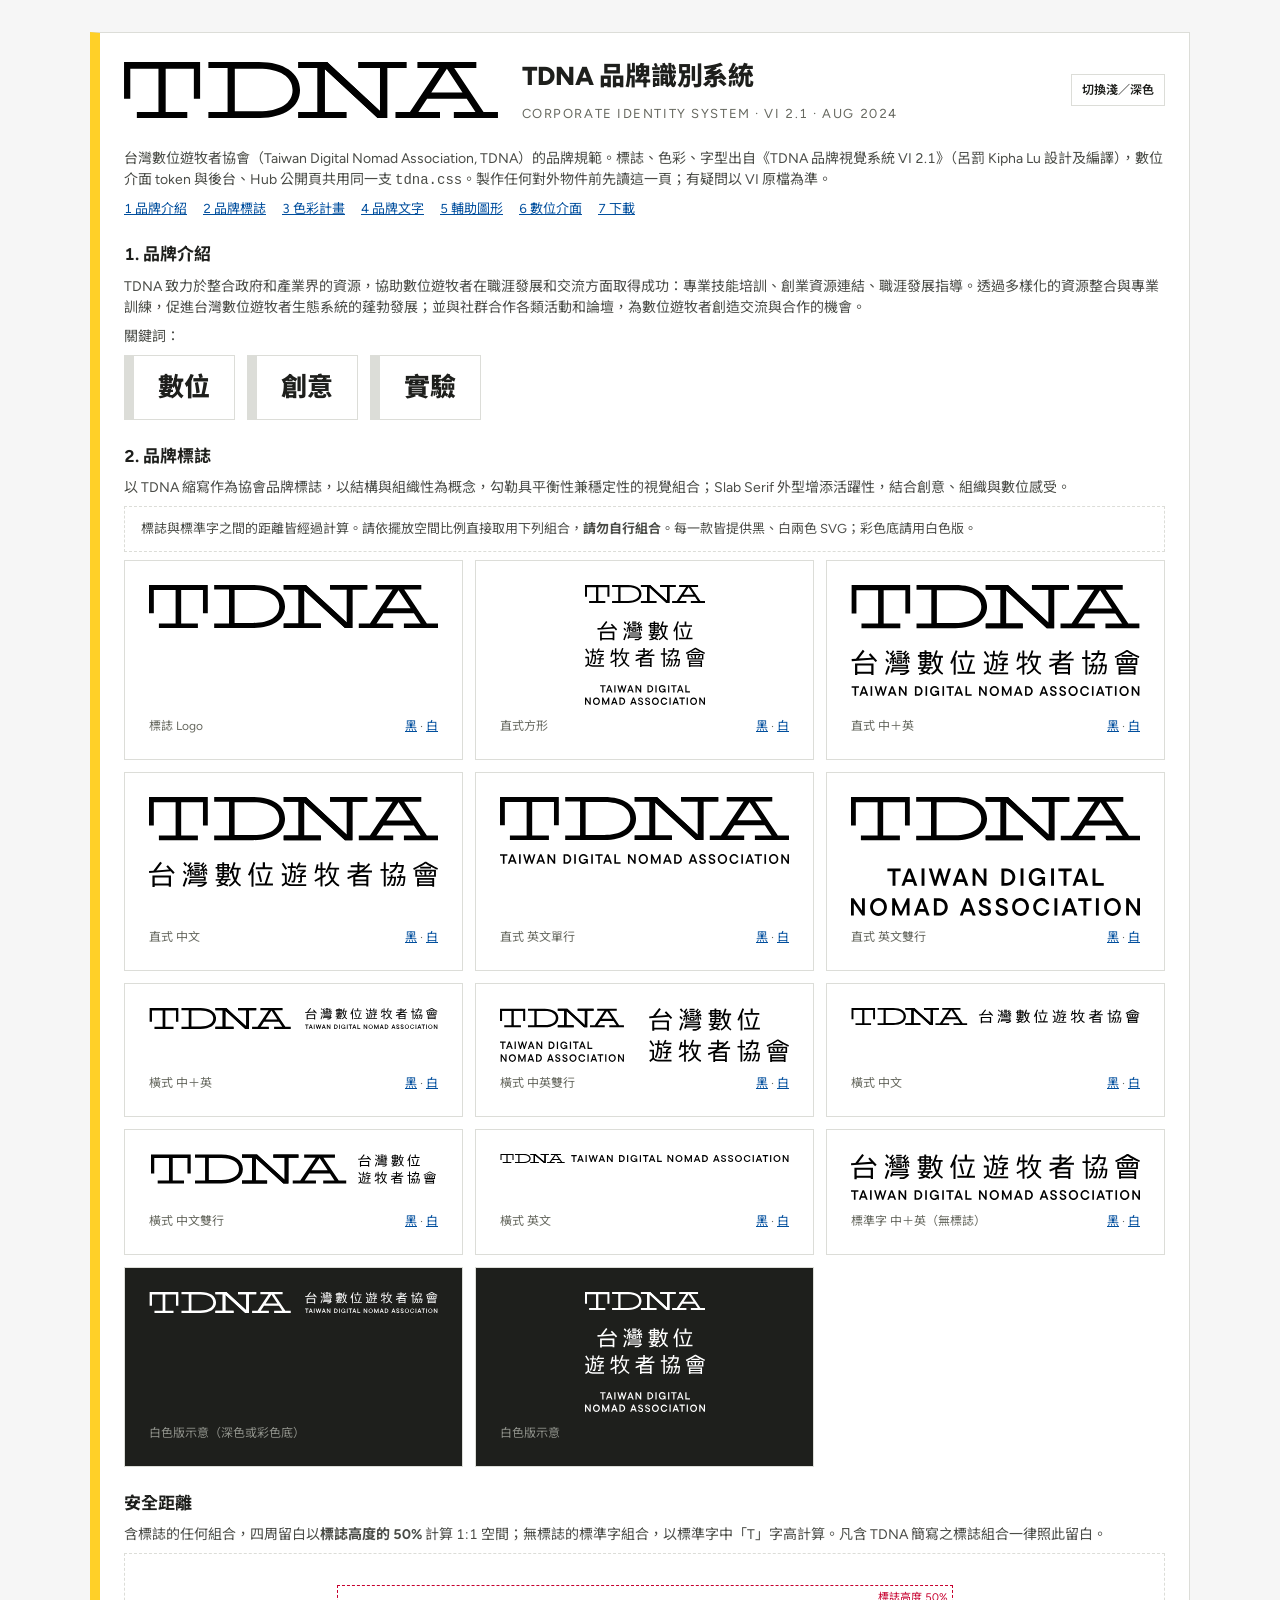
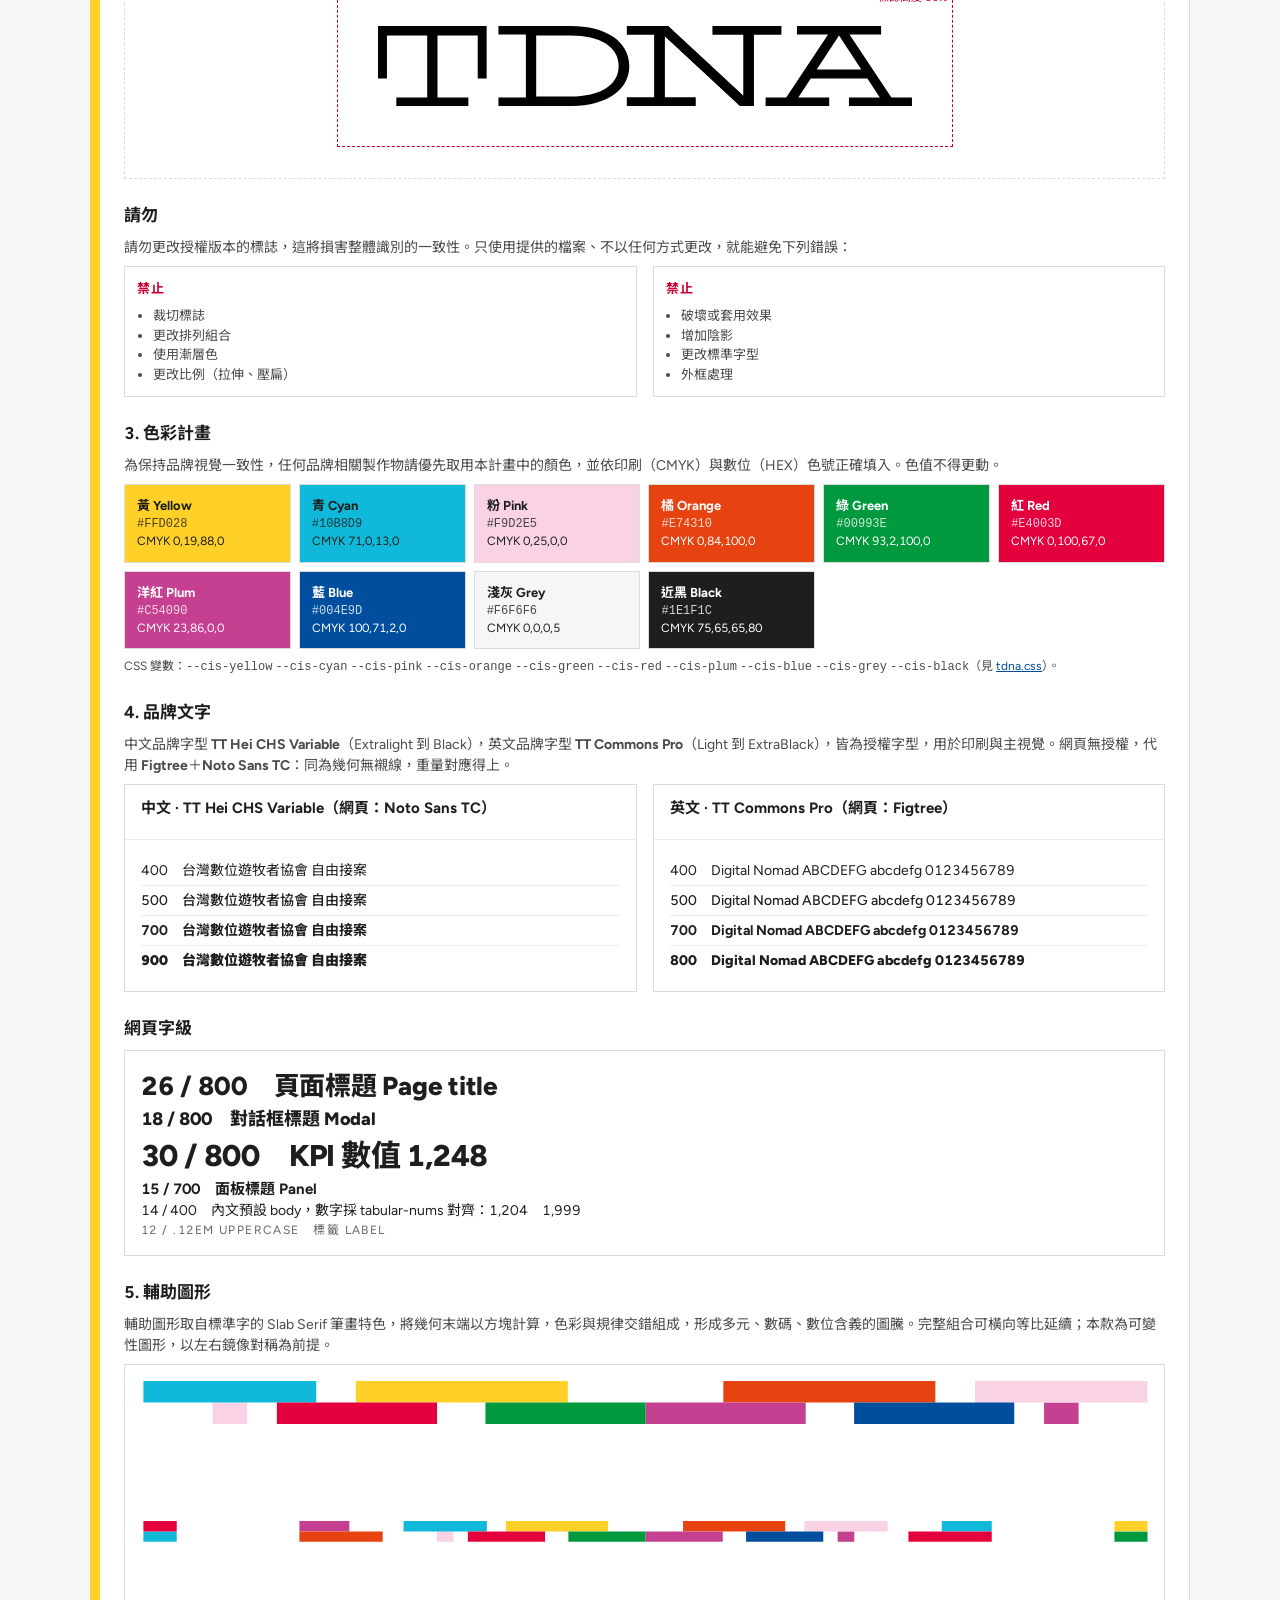
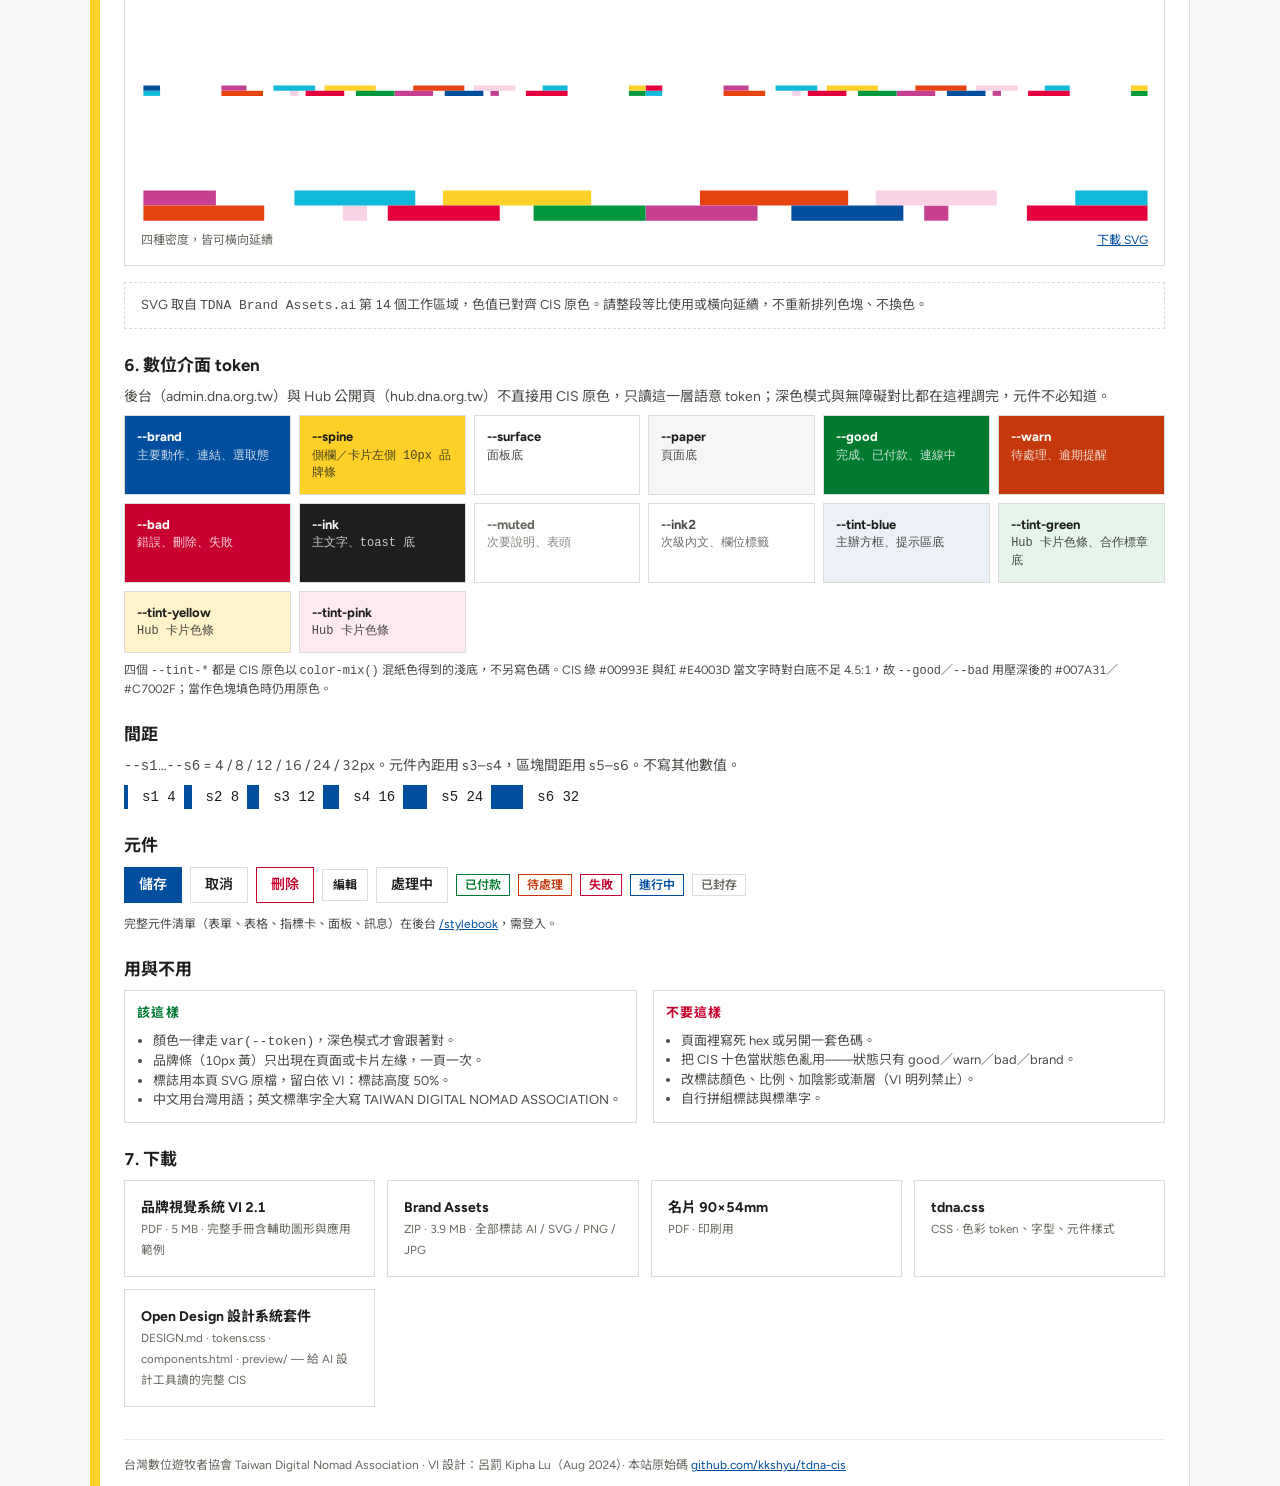
<file: index.html>
<!doctype html>
<html lang="zh-Hant">
<head>
<meta charset="utf-8">
<meta name="viewport" content="width=device-width, initial-scale=1">
<title>TDNA 品牌識別系統 CIS</title>
<meta name="description" content="台灣數位遊牧者協會（TDNA）品牌識別系統：標誌、色彩、字型、數位介面 token 與可下載素材。依《TDNA 品牌視覺系統 VI 2.1》。">
<meta property="og:title" content="TDNA 品牌識別系統 CIS">
<meta property="og:description" content="台灣數位遊牧者協會品牌識別系統：標誌、色彩、字型、數位介面 token 與可下載素材。">
<link rel="icon" href="data:image/svg+xml,%3Csvg xmlns='http://www.w3.org/2000/svg' viewBox='0 0 16 16'%3E%3Crect width='16' height='16' fill='%23004E9D'/%3E%3Crect width='3' height='16' fill='%23FFD028'/%3E%3C/svg%3E">
<link rel="stylesheet" href="https://fonts.googleapis.com/css2?family=Figtree:wght@400;500;600;700;800&family=Noto+Sans+TC:wght@400;500;700;900&display=swap">
<link rel="stylesheet" href="/assets/tdna.css">
</head>
<body>
<main class="page">
<div class="hero">
  <img src="/assets/logo/logo-black.svg" alt="TDNA" class="logo-light">
  <div>
    <h1>TDNA 品牌識別系統</h1>
    <div class="sub">Corporate Identity System · VI 2.1 · Aug 2024</div>
  </div>
  <button class="btn sm" id="theme" style="margin-left:auto">切換淺／深色</button>
</div>
<p>台灣數位遊牧者協會（Taiwan Digital Nomad Association, TDNA）的品牌規範。標誌、色彩、字型出自《TDNA 品牌視覺系統 VI 2.1》（呂罰 Kipha Lu 設計及編譯），數位介面 token 與後台、Hub 公開頁共用同一支 <code>tdna.css</code>。製作任何對外物件前先讀這一頁；有疑問以 VI 原檔為準。</p>
<nav class="toc">
  <a href="#intro">1 品牌介紹</a><a href="#logo">2 品牌標誌</a><a href="#color">3 色彩計畫</a><a href="#type">4 品牌文字</a><a href="#pattern">5 輔助圖形</a><a href="#ui">6 數位介面</a><a href="#download">7 下載</a>
</nav>

<section id="intro">
<h2>1. 品牌介紹</h2>
<p>TDNA 致力於整合政府和產業界的資源，協助數位遊牧者在職涯發展和交流方面取得成功：專業技能培訓、創業資源連結、職涯發展指導。透過多樣化的資源整合與專業訓練，促進台灣數位遊牧者生態系統的蓬勃發展；並與社群合作各類活動和論壇，為數位遊牧者創造交流與合作的機會。</p>
<p>關鍵詞：</p>
<div class="keywords"><span>數位</span><span>創意</span><span>實驗</span></div>
</section>

<section id="logo">
<h2>2. 品牌標誌</h2>
<p>以 TDNA 縮寫作為協會品牌標誌，以結構與組織性為概念，勾勒具平衡性兼穩定性的視覺組合；Slab Serif 外型增添活躍性，結合創意、組織與數位感受。</p>
<p class="note">標誌與標準字之間的距離皆經過計算。請依擺放空間比例直接取用下列組合，<b>請勿自行組合</b>。每一款皆提供黑、白兩色 SVG；彩色底請用白色版。</p>
<div class="logos">
  <figure><img src="/assets/logo/logo-black.svg" alt="TDNA 標誌"><figcaption><span>標誌 Logo</span><span><a href="/assets/logo/logo-black.svg" download>黑</a> · <a href="/assets/logo/logo-white.svg" download>白</a></span></figcaption></figure>
  <figure><img src="/assets/logo/stacked-square-black.svg" alt="直式方形組合"><figcaption><span>直式方形</span><span><a href="/assets/logo/stacked-square-black.svg" download>黑</a> · <a href="/assets/logo/stacked-square-white.svg" download>白</a></span></figcaption></figure>
  <figure><img src="/assets/logo/stacked-zh-en-black.svg" alt="直式中英組合"><figcaption><span>直式 中＋英</span><span><a href="/assets/logo/stacked-zh-en-black.svg" download>黑</a> · <a href="/assets/logo/stacked-zh-en-white.svg" download>白</a></span></figcaption></figure>
  <figure><img src="/assets/logo/stacked-zh-black.svg" alt="直式中文組合"><figcaption><span>直式 中文</span><span><a href="/assets/logo/stacked-zh-black.svg" download>黑</a> · <a href="/assets/logo/stacked-zh-white.svg" download>白</a></span></figcaption></figure>
  <figure><img src="/assets/logo/stacked-en-black.svg" alt="直式英文單行組合"><figcaption><span>直式 英文單行</span><span><a href="/assets/logo/stacked-en-black.svg" download>黑</a> · <a href="/assets/logo/stacked-en-white.svg" download>白</a></span></figcaption></figure>
  <figure><img src="/assets/logo/stacked-en2-black.svg" alt="直式英文雙行組合"><figcaption><span>直式 英文雙行</span><span><a href="/assets/logo/stacked-en2-black.svg" download>黑</a> · <a href="/assets/logo/stacked-en2-white.svg" download>白</a></span></figcaption></figure>
  <figure><img src="/assets/logo/horizontal-zh-en-black.svg" alt="橫式中英組合"><figcaption><span>橫式 中＋英</span><span><a href="/assets/logo/horizontal-zh-en-black.svg" download>黑</a> · <a href="/assets/logo/horizontal-zh-en-white.svg" download>白</a></span></figcaption></figure>
  <figure><img src="/assets/logo/horizontal-zh2-en2-black.svg" alt="橫式中英雙行組合"><figcaption><span>橫式 中英雙行</span><span><a href="/assets/logo/horizontal-zh2-en2-black.svg" download>黑</a> · <a href="/assets/logo/horizontal-zh2-en2-white.svg" download>白</a></span></figcaption></figure>
  <figure><img src="/assets/logo/horizontal-zh-black.svg" alt="橫式中文組合"><figcaption><span>橫式 中文</span><span><a href="/assets/logo/horizontal-zh-black.svg" download>黑</a> · <a href="/assets/logo/horizontal-zh-white.svg" download>白</a></span></figcaption></figure>
  <figure><img src="/assets/logo/horizontal-zh2-black.svg" alt="橫式中文雙行組合"><figcaption><span>橫式 中文雙行</span><span><a href="/assets/logo/horizontal-zh2-black.svg" download>黑</a> · <a href="/assets/logo/horizontal-zh2-white.svg" download>白</a></span></figcaption></figure>
  <figure><img src="/assets/logo/horizontal-en-black.svg" alt="橫式英文組合"><figcaption><span>橫式 英文</span><span><a href="/assets/logo/horizontal-en-black.svg" download>黑</a> · <a href="/assets/logo/horizontal-en-white.svg" download>白</a></span></figcaption></figure>
  <figure><img src="/assets/logo/wordmark-zh-en-black.svg" alt="中英標準字"><figcaption><span>標準字 中＋英（無標誌）</span><span><a href="/assets/logo/wordmark-zh-en-black.svg" download>黑</a> · <a href="/assets/logo/wordmark-zh-en-white.svg" download>白</a></span></figcaption></figure>
  <figure class="dark"><img src="/assets/logo/horizontal-zh-en-white.svg" alt="橫式中英組合白色版"><figcaption><span>白色版示意（深色或彩色底）</span></figcaption></figure>
  <figure class="dark"><img src="/assets/logo/stacked-square-white.svg" alt="直式方形白色版"><figcaption><span>白色版示意</span></figcaption></figure>
</div>

<h2 style="margin-top:var(--s5)">安全距離</h2>
<p>含標誌的任何組合，四周留白以<b>標誌高度的 50%</b> 計算 1:1 空間；無標誌的標準字組合，以標準字中「T」字高計算。凡含 TDNA 簡寫之標誌組合一律照此留白。</p>
<div class="clear"><div class="box"><img src="/assets/logo/logo-black.svg" alt="標誌留白示意"></div></div>

<h2 style="margin-top:var(--s5)">請勿</h2>
<p>請勿更改授權版本的標誌，這將損害整體識別的一致性。只使用提供的檔案、不以任何方式更改，就能避免下列錯誤：</p>
<div class="sb-do">
  <div class="no"><h3>禁止</h3><ul>
    <li>裁切標誌</li><li>更改排列組合</li><li>使用漸層色</li><li>更改比例（拉伸、壓扁）</li>
  </ul></div>
  <div class="no"><h3>禁止</h3><ul>
    <li>破壞或套用效果</li><li>增加陰影</li><li>更改標準字型</li><li>外框處理</li>
  </ul></div>
</div>
</section>

<section id="color">
<h2>3. 色彩計畫</h2>
<p>為保持品牌視覺一致性，任何品牌相關製作物請優先取用本計畫中的顏色，並依印刷（CMYK）與數位（HEX）色號正確填入。色值不得更動。</p>
<div class="sb-swatch">
  <div style="background:#FFD028;color:#1E1F1C"><b>黃 Yellow</b><code>#FFD028</code><br>CMYK 0,19,88,0</div>
  <div style="background:#10B8D9;color:#1E1F1C"><b>青 Cyan</b><code>#10B8D9</code><br>CMYK 71,0,13,0</div>
  <div style="background:#F9D2E5;color:#1E1F1C"><b>粉 Pink</b><code>#F9D2E5</code><br>CMYK 0,25,0,0</div>
  <div style="background:#E74310;color:#FFF"><b>橘 Orange</b><code>#E74310</code><br>CMYK 0,84,100,0</div>
  <div style="background:#00993E;color:#FFF"><b>綠 Green</b><code>#00993E</code><br>CMYK 93,2,100,0</div>
  <div style="background:#E4003D;color:#FFF"><b>紅 Red</b><code>#E4003D</code><br>CMYK 0,100,67,0</div>
  <div style="background:#C54090;color:#FFF"><b>洋紅 Plum</b><code>#C54090</code><br>CMYK 23,86,0,0</div>
  <div style="background:#004E9D;color:#FFF"><b>藍 Blue</b><code>#004E9D</code><br>CMYK 100,71,2,0</div>
  <div style="background:#F6F6F6;color:#1E1F1C"><b>淺灰 Grey</b><code>#F6F6F6</code><br>CMYK 0,0,0,5</div>
  <div style="background:#1E1F1C;color:#FFF"><b>近黑 Black</b><code>#1E1F1C</code><br>CMYK 75,65,65,80</div>
</div>
<p class="count">CSS 變數：<code>--cis-yellow</code> <code>--cis-cyan</code> <code>--cis-pink</code> <code>--cis-orange</code> <code>--cis-green</code> <code>--cis-red</code> <code>--cis-plum</code> <code>--cis-blue</code> <code>--cis-grey</code> <code>--cis-black</code>（見 <a href="/assets/tdna.css">tdna.css</a>）。</p>
</section>

<section id="type">
<h2>4. 品牌文字</h2>
<p>中文品牌字型 <b>TT Hei CHS Variable</b>（Extralight 到 Black），英文品牌字型 <b>TT Commons Pro</b>（Light 到 ExtraBlack），皆為授權字型，用於印刷與主視覺。網頁無授權，代用 <b>Figtree</b>＋<b>Noto Sans TC</b>：同為幾何無襯線，重量對應得上。</p>
<div class="type">
  <div class="panel"><div class="ph"><h2>中文 · TT Hei CHS Variable（網頁：Noto Sans TC）</h2></div><div class="pb">
    <div style="font-weight:400">400　台灣數位遊牧者協會 自由接案</div>
    <div style="font-weight:500">500　台灣數位遊牧者協會 自由接案</div>
    <div style="font-weight:700">700　台灣數位遊牧者協會 自由接案</div>
    <div style="font-weight:900">900　台灣數位遊牧者協會 自由接案</div>
  </div></div>
  <div class="panel"><div class="ph"><h2>英文 · TT Commons Pro（網頁：Figtree）</h2></div><div class="pb">
    <div style="font-weight:400">400　Digital Nomad ABCDEFG abcdefg 0123456789</div>
    <div style="font-weight:500">500　Digital Nomad ABCDEFG abcdefg 0123456789</div>
    <div style="font-weight:700">700　Digital Nomad ABCDEFG abcdefg 0123456789</div>
    <div style="font-weight:800">800　Digital Nomad ABCDEFG abcdefg 0123456789</div>
  </div></div>
</div>
<h2 style="margin-top:var(--s5)">網頁字級</h2>
<div class="panel"><div class="pb">
  <div style="font-size:26px;font-weight:800;letter-spacing:-.01em">26 / 800　頁面標題 Page title</div>
  <div style="font-size:18px;font-weight:800">18 / 800　對話框標題 Modal</div>
  <div style="font-size:30px;font-weight:800;letter-spacing:-.02em">30 / 800　KPI 數值 1,248</div>
  <div style="font-size:15px;font-weight:700">15 / 700　面板標題 Panel</div>
  <div>14 / 400　內文預設 body，數字採 tabular-nums 對齊：1,204　1,999</div>
  <div style="font-size:12px;letter-spacing:.12em;text-transform:uppercase;color:var(--muted)">12 / .12em uppercase　標籤 Label</div>
</div></div>
</section>

<section id="pattern">
<h2>5. 輔助圖形</h2>
<p>輔助圖形取自標準字的 Slab Serif 筆畫特色，將幾何末端以方塊計算，色彩與規律交錯組成，形成多元、數碼、數位含義的圖騰。完整組合可橫向等比延續；本款為可變性圖形，以左右鏡像對稱為前提。</p>
<figure class="pattern"><img src="/assets/pattern.svg" alt="TDNA 輔助圖形：以 CIS 八色組成的方塊色帶，四種密度"><figcaption><span>四種密度，皆可橫向延續</span><span><a href="/assets/pattern.svg" download>下載 SVG</a></span></figcaption></figure>
<p class="note">SVG 取自 <code>TDNA Brand Assets.ai</code> 第 14 個工作區域，色值已對齊 CIS 原色。請整段等比使用或橫向延續，不重新排列色塊、不換色。</p>
</section>

<section id="ui">
<h2>6. 數位介面 token</h2>
<p>後台（admin.dna.org.tw）與 Hub 公開頁（hub.dna.org.tw）不直接用 CIS 原色，只讀這一層語意 token；深色模式與無障礙對比都在這裡調完，元件不必知道。</p>
<div class="sb-swatch">
  <div style="background:var(--brand);color:var(--brand-ink)"><b>--brand</b><code>主要動作、連結、選取態</code></div>
  <div style="background:var(--spine);color:#1E1F1C"><b>--spine</b><code>側欄／卡片左側 10px 品牌條</code></div>
  <div style="background:var(--surface);color:var(--ink);border:1px solid var(--line)"><b>--surface</b><code>面板底</code></div>
  <div style="background:var(--paper);color:var(--ink);border:1px solid var(--line)"><b>--paper</b><code>頁面底</code></div>
  <div style="background:var(--good);color:var(--brand-ink)"><b>--good</b><code>完成、已付款、連線中</code></div>
  <div style="background:var(--warn);color:var(--brand-ink)"><b>--warn</b><code>待處理、逾期提醒</code></div>
  <div style="background:var(--bad);color:var(--brand-ink)"><b>--bad</b><code>錯誤、刪除、失敗</code></div>
  <div style="background:var(--ink);color:var(--paper)"><b>--ink</b><code>主文字、toast 底</code></div>
  <div style="color:var(--muted);border:1px solid var(--line)"><b>--muted</b><code>次要說明、表頭</code></div>
  <div style="color:var(--ink2);border:1px solid var(--line)"><b>--ink2</b><code>次級內文、欄位標籤</code></div>
  <div style="background:var(--tint-blue);border:1px solid var(--line)"><b>--tint-blue</b><code>主辦方框、提示區底</code></div>
  <div style="background:var(--tint-green);border:1px solid var(--line)"><b>--tint-green</b><code>Hub 卡片色條、合作標章底</code></div>
  <div style="background:var(--tint-yellow);border:1px solid var(--line)"><b>--tint-yellow</b><code>Hub 卡片色條</code></div>
  <div style="background:var(--tint-pink);border:1px solid var(--line)"><b>--tint-pink</b><code>Hub 卡片色條</code></div>
</div>
<p class="count">四個 <code>--tint-*</code> 都是 CIS 原色以 <code>color-mix()</code> 混紙色得到的淺底，不另寫色碼。CIS 綠 #00993E 與紅 #E4003D 當文字時對白底不足 4.5:1，故 <code>--good</code>／<code>--bad</code> 用壓深後的 #007A31／#C7002F；當作色塊填色時仍用原色。</p>
<h2 style="margin-top:var(--s5)">間距</h2>
<p><code>--s1</code>…<code>--s6</code> = 4 / 8 / 12 / 16 / 24 / 32px。元件內距用 s3–s4，區塊間距用 s5–s6。不寫其他數值。</p>
<div class="sb-row">
  <span class="sw" style="width:4px;height:24px;background:var(--brand)"></span><code>s1 4</code>
  <span class="sw" style="width:8px;height:24px;background:var(--brand)"></span><code>s2 8</code>
  <span class="sw" style="width:12px;height:24px;background:var(--brand)"></span><code>s3 12</code>
  <span class="sw" style="width:16px;height:24px;background:var(--brand)"></span><code>s4 16</code>
  <span class="sw" style="width:24px;height:24px;background:var(--brand)"></span><code>s5 24</code>
  <span class="sw" style="width:32px;height:24px;background:var(--brand)"></span><code>s6 32</code>
</div>
<h2 style="margin-top:var(--s5)">元件</h2>
<div class="sb-row">
  <button class="btn pri">儲存</button><button class="btn">取消</button><button class="btn danger">刪除</button><button class="btn sm">編輯</button><button class="btn" disabled>處理中</button>
  <span class="pill good">已付款</span><span class="pill warn">待處理</span><span class="pill bad">失敗</span><span class="pill brand">進行中</span><span class="pill muted">已封存</span>
</div>
<p class="count">完整元件清單（表單、表格、指標卡、面板、訊息）在後台 <a href="https://admin.dna.org.tw/stylebook">/stylebook</a>，需登入。</p>
<h2 style="margin-top:var(--s5)">用與不用</h2>
<div class="sb-do">
  <div class="yes"><h3>該這樣</h3><ul>
    <li>顏色一律走 <code>var(--token)</code>，深色模式才會跟著對。</li>
    <li>品牌條（10px 黃）只出現在頁面或卡片左緣，一頁一次。</li>
    <li>標誌用本頁 SVG 原檔，留白依 VI：標誌高度 50%。</li>
    <li>中文用台灣用語；英文標準字全大寫 TAIWAN DIGITAL NOMAD ASSOCIATION。</li>
  </ul></div>
  <div class="no"><h3>不要這樣</h3><ul>
    <li>頁面裡寫死 hex 或另開一套色碼。</li>
    <li>把 CIS 十色當狀態色亂用——狀態只有 good／warn／bad／brand。</li>
    <li>改標誌顏色、比例、加陰影或漸層（VI 明列禁止）。</li>
    <li>自行拼組標誌與標準字。</li>
  </ul></div>
</div>
</section>

<section id="download">
<h2>7. 下載</h2>
<div class="dl">
  <a href="/assets/download/TDNA-VI-2.1.pdf"><b>品牌視覺系統 VI 2.1</b><small>PDF · 5 MB · 完整手冊含輔助圖形與應用範例</small></a>
  <a href="/assets/download/TDNA-Brand-Assets.zip"><b>Brand Assets</b><small>ZIP · 3.9 MB · 全部標誌 AI / SVG / PNG / JPG</small></a>
  <a href="/assets/download/TDNA-namecard-90x54.pdf"><b>名片 90×54mm</b><small>PDF · 印刷用</small></a>
  <a href="/assets/tdna.css"><b>tdna.css</b><small>CSS · 色彩 token、字型、元件樣式</small></a>
  <a href="/design-system/tdna/DESIGN.md"><b>Open Design 設計系統套件</b><small>DESIGN.md · tokens.css · components.html · preview/ — 給 AI 設計工具讀的完整 CIS</small></a>
</div>
</section>

<footer class="foot">台灣數位遊牧者協會 Taiwan Digital Nomad Association · VI 設計：呂罰 Kipha Lu（Aug 2024）· 本站原始碼 <a href="https://github.com/kkshyu/tdna-cis">github.com/kkshyu/tdna-cis</a></footer>
</main>
<script>
document.getElementById('theme').onclick=()=>{
  const dark=document.documentElement.getAttribute('data-theme')==='dark'||(!document.documentElement.getAttribute('data-theme')&&matchMedia('(prefers-color-scheme: dark)').matches);
  document.documentElement.setAttribute('data-theme',dark?'light':'dark');
  swapLogo();
};
function swapLogo(){
  const dark=document.documentElement.getAttribute('data-theme')==='dark'||(!document.documentElement.getAttribute('data-theme')&&matchMedia('(prefers-color-scheme: dark)').matches);
  document.querySelector('.hero img').src=dark?'/assets/logo/logo-white.svg':'/assets/logo/logo-black.svg';
}
swapLogo();
</script>
</body>
</html>
</file>
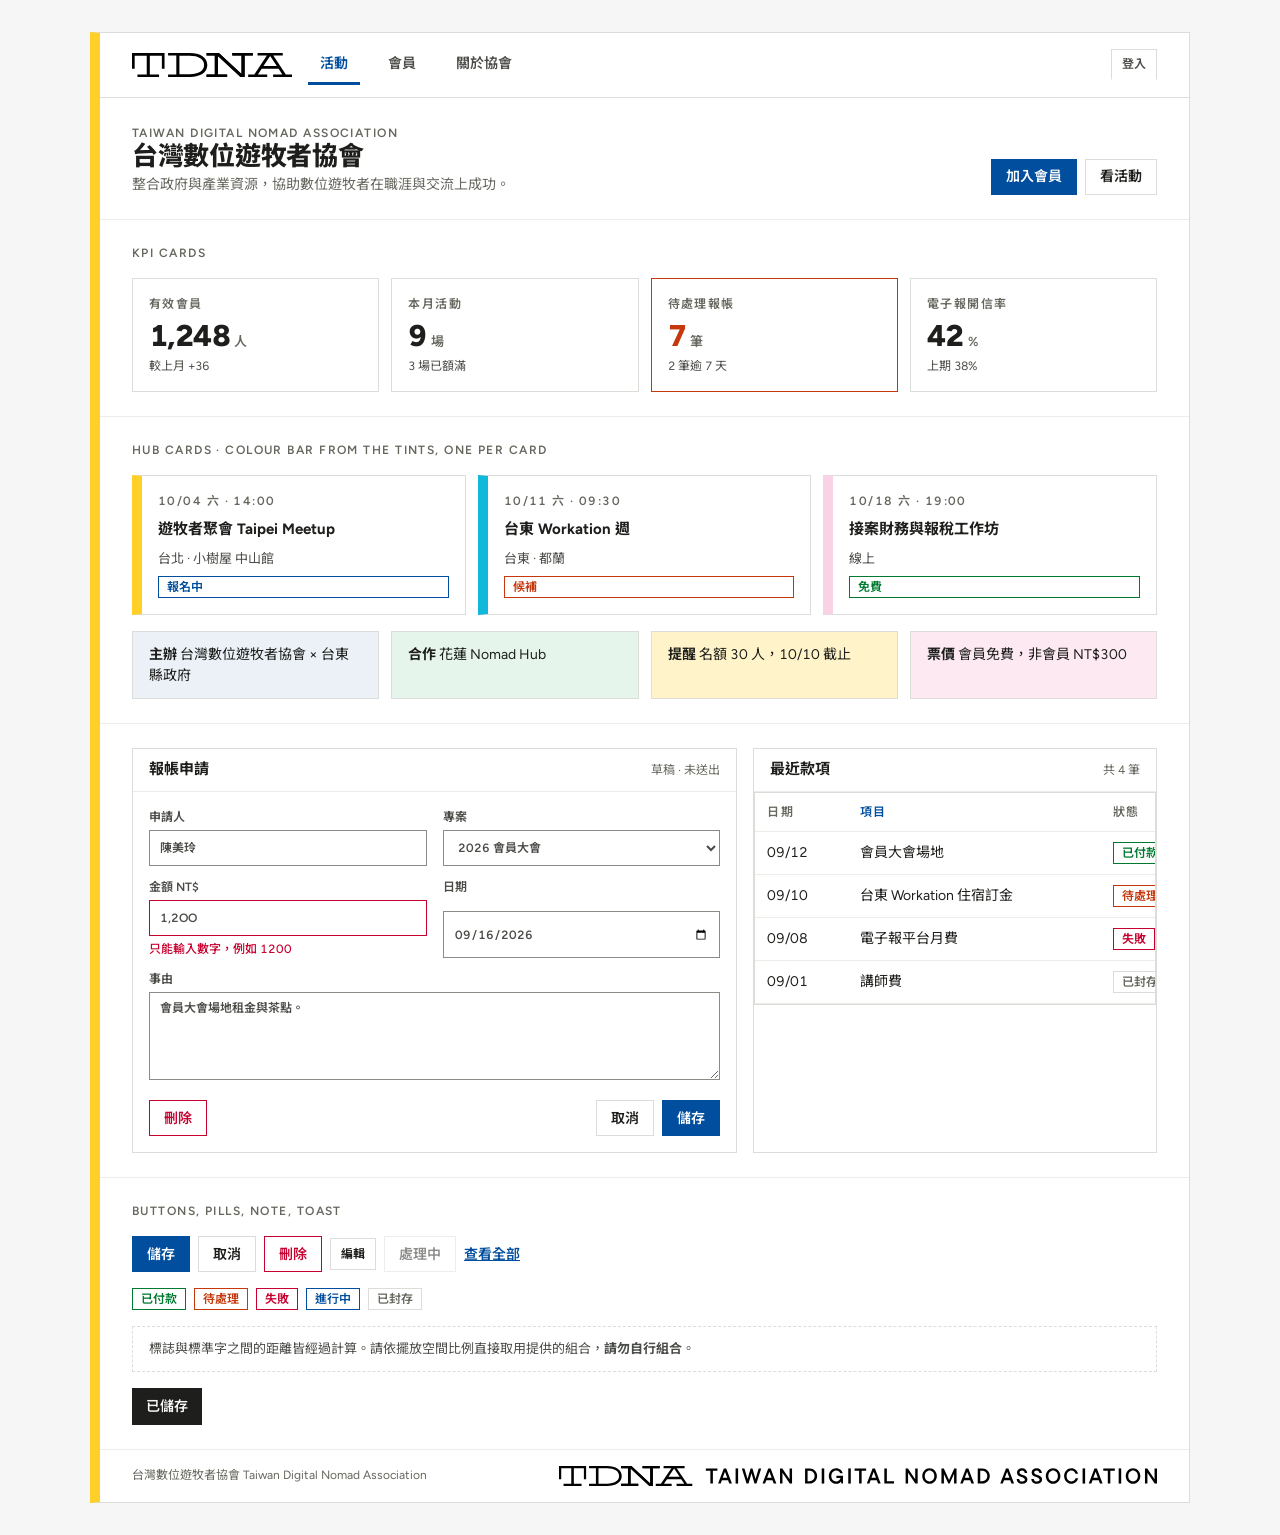
<file: design-system/tdna/components.html>
<!doctype html>
<html lang="zh-Hant">
  <head>
    <meta charset="utf-8" />
    <meta name="viewport" content="width=device-width, initial-scale=1" />
    <title>TDNA - reference components</title>
    <meta name="description" content="Reference fixture for design-systems/tdna: ten CIS colours behind a semantic token layer, Figtree + Noto Sans TC, square corners, hard offset shadow, 10px yellow spine." />
    <link rel="preconnect" href="https://fonts.googleapis.com" />
    <link rel="preconnect" href="https://fonts.gstatic.com" crossorigin />
    <link href="https://fonts.googleapis.com/css2?family=Figtree:wght@400;500;600;700;800&family=Noto+Sans+TC:wght@400;500;700;900&display=swap" rel="stylesheet" />
    <style>
      :root {
        /* ─── Surface ─── light grey paper for the page, white for panels; warm tint is the pink CIS colour mixed into white */
        --bg: #F6F6F6;
        --surface: #FFFFFF;
        --surface-warm: color-mix(in srgb, #F9D2E5 50%, #FFFFFF);

        /* ─── Foreground ─── near-black ink for text; ink2 for secondary copy and field labels */
        --fg: #1E1F1C;
        --fg-2: #4A4C47;
        --muted: #66685F;
        --meta: var(--muted);

        /* ─── Border ─── warm greys; soft for inner rows */
        --border: #DCDDD8;
        --border-soft: #ECEDE9;

        /* ─── Accent ─── CIS blue is the only action colour; white text on it (8.2:1) */
        --accent: #004E9D;
        --accent-on: #FFFFFF;
        --accent-hover: color-mix(in oklab, var(--accent), black 8%);
        --accent-active: color-mix(in oklab, var(--accent), black 14%);

        /* ─── Semantic ─── CIS green / orange / red pressed darker so they pass 4.5:1 as text on white */
        --success: #007A31;
        --warn: #C4380C;
        --danger: #C7002F;

        /* ─── Typography ─── print uses TT Hei CHS / TT Commons Pro (licensed); web substitutes Figtree + Noto Sans TC */
        --font-display: "Figtree", "Noto Sans TC", "PingFang TC", system-ui, sans-serif;
        --font-body: "Figtree", "Noto Sans TC", "PingFang TC", system-ui, sans-serif;
        --font-mono: ui-monospace, "SF Mono", "JetBrains Mono", Menlo, Monaco, Consolas, monospace;

        /* type scale — 14px body, 12px labels are the floor */
        --text-xs: 12px;
        --text-sm: 13px;
        --text-base: 14px;
        --text-lg: 15px;
        --text-xl: 18px;
        --text-2xl: 26px;
        --text-3xl: 30px;
        --text-4xl: 40px;
        --leading-body: 1.5;
        --leading-tight: 1.15;
        --tracking-display: -0.01em;

        /* ─── Spacing ─── 4px grid; TDNA uses steps 1·2·3·4·6·8 (4/8/12/16/24/32) — step 5 exists for the contract only */
        --space-1: 4px;
        --space-2: 8px;
        --space-3: 12px;
        --space-4: 16px;
        --space-5: 20px;
        --space-6: 24px;
        --space-8: 32px;
        --space-12: 48px;
        --section-y-desktop: 64px;
        --section-y-tablet: 48px;
        --section-y-phone: 32px;

        /* ─── Radius ─── none; every box is square */
        --radius-sm: 0px;
        --radius-md: 0px;
        --radius-lg: 0px;
        --radius-pill: 0px;

        /* ─── Elevation ─── 1px ring, or a hard 4px offset ink shadow; never blur */
        --elev-flat: none;
        --elev-ring: 0 0 0 1px var(--border);
        --elev-raised: 4px 4px 0 var(--fg);

        /* ─── Focus ─── 2px accent ring with a 2px gap (matches outline-offset:2px in tdna.css) */
        --focus-ring: 0 0 0 2px var(--surface), 0 0 0 4px var(--accent);

        /* ─── Motion ─── 120–150ms; background / shadow / 1px translate only */
        --motion-fast: 120ms;
        --motion-base: 150ms;
        --ease-standard: cubic-bezier(0.2, 0, 0, 1);

        /* ─── Layout ─── */
        --container-max: 1100px;
        --container-gutter-desktop: 32px;
        --container-gutter-tablet: 24px;
        --container-gutter-phone: 16px;

        /* ─── TDNA extensions (--tdna-*) ─── the ten CIS colours (print + digital, never altered), spine, tints */
        --tdna-yellow: #FFD028;
        --tdna-cyan: #10B8D9;
        --tdna-pink: #F9D2E5;
        --tdna-orange: #E74310;
        --tdna-green: #00993E;
        --tdna-red: #E4003D;
        --tdna-plum: #C54090;
        --tdna-blue: #004E9D;
        --tdna-grey: #F6F6F6;
        --tdna-black: #1E1F1C;
        --tdna-white: #FFFFFF;
        --tdna-spine: var(--tdna-yellow);
        --tdna-spine-width: 10px;
        --tdna-ctrl: #8A8C86;
        --tdna-tint-blue: color-mix(in srgb, var(--tdna-blue) 8%, var(--surface));
        --tdna-tint-green: color-mix(in srgb, var(--tdna-green) 10%, var(--surface));
        --tdna-tint-yellow: color-mix(in srgb, var(--tdna-yellow) 25%, var(--surface));
        --tdna-tint-pink: color-mix(in srgb, var(--tdna-pink) 50%, var(--surface));
        --tdna-tracking-label: 0.12em;
      }

      *, *::before, *::after { box-sizing: border-box; }
      html, body { margin: 0; padding: 0; }
      body { min-height: 100vh; background: var(--bg); color: var(--fg); font-family: var(--font-body); font-size: var(--text-base); line-height: var(--leading-body); font-variant-numeric: tabular-nums; -webkit-font-smoothing: antialiased; }
      img { display: block; max-width: 100%; }
      h1, h2, h3, p, ul, figure { margin: 0; }
      a { color: var(--accent); }
      button, input, select, textarea { font: inherit; color: inherit; }

      /* page shell — one spine per page */
      .page { max-width: var(--container-max); margin: var(--space-8) auto; background: var(--surface); border: 1px solid var(--border); border-left: var(--tdna-spine-width) solid var(--tdna-spine); }
      section { padding: var(--space-6) var(--container-gutter-desktop); border-bottom: 1px solid var(--border-soft); }
      section:last-of-type { border-bottom: 0; }
      .stack > * + * { margin-block-start: var(--space-4); }
      @media (max-width: 1023px) { section { padding-inline: var(--container-gutter-tablet); } }
      @media (max-width: 639px) { .page { margin: 0; } section { padding: var(--space-4) var(--container-gutter-phone); } }

      /* type */
      h1 { font-size: var(--text-2xl); font-weight: 800; letter-spacing: var(--tracking-display); line-height: var(--leading-tight); text-wrap: balance; }
      h2 { font-size: var(--text-xl); font-weight: 800; line-height: var(--leading-tight); }
      h3 { font-size: var(--text-lg); font-weight: 700; }
      .display { font-size: var(--text-4xl); font-weight: 800; letter-spacing: -0.02em; line-height: var(--leading-tight); }
      .label { font-size: var(--text-xs); font-weight: 600; letter-spacing: var(--tdna-tracking-label); text-transform: uppercase; color: var(--muted); }
      .lead { font-size: var(--text-lg); color: var(--fg-2); max-width: 64ch; }
      .caption { font-size: var(--text-sm); color: var(--muted); }
      code { font-family: var(--font-mono); font-size: 0.92em; }

      /* hero / page head */
      .head { display: flex; align-items: flex-end; justify-content: space-between; gap: var(--space-4); flex-wrap: wrap; }
      .head img { height: 40px; width: auto; }
      .head p { margin-top: 2px; color: var(--muted); }

      /* nav (top bar variant for public pages) */
      .nav { display: flex; align-items: center; gap: var(--space-4); padding: var(--space-3) var(--container-gutter-desktop); border-bottom: 1px solid var(--border); }
      .nav img { height: 24px; width: auto; }
      .nav a { font-weight: 600; text-decoration: none; color: var(--fg-2); padding: var(--space-2) var(--space-3); border-bottom: 3px solid transparent; }
      .nav a:hover { color: var(--fg); background: var(--border-soft); }
      .nav a[aria-current="page"] { color: var(--accent); border-bottom-color: var(--accent); }
      .nav a:focus-visible { outline: none; box-shadow: var(--focus-ring); }

      /* buttons */
      .actions { display: flex; flex-wrap: wrap; align-items: center; gap: var(--space-2); }
      .btn { display: inline-flex; align-items: center; justify-content: center; gap: 6px; min-height: 36px; padding: 0 14px; border: 1px solid var(--border); border-radius: var(--radius-sm); background: var(--surface); color: var(--fg); font-weight: 600; white-space: nowrap; text-decoration: none; cursor: pointer; transition: background var(--motion-base) var(--ease-standard), box-shadow var(--motion-base) var(--ease-standard), transform var(--motion-base) var(--ease-standard); }
      .btn:hover { background: var(--border-soft); }
      .btn:focus-visible { outline: none; box-shadow: var(--focus-ring); }
      .btn.pri { background: var(--accent); color: var(--accent-on); border-color: var(--accent); }
      .btn.pri:hover { box-shadow: var(--elev-raised); transform: translate(-1px, -1px); }
      .btn.pri:active { background: var(--accent-active); box-shadow: none; transform: none; }
      .btn.danger { color: var(--danger); border-color: var(--danger); }
      .btn.sm { min-height: 32px; padding: 0 10px; font-size: var(--text-xs); }
      .btn[disabled] { opacity: 0.5; cursor: not-allowed; }
      .link { color: var(--accent); font-weight: 600; }

      /* pills */
      .pill { display: inline-block; padding: 1px 8px; font-size: var(--text-xs); font-weight: 600; border: 1px solid var(--border); white-space: nowrap; }
      .pill.good { border-color: var(--success); color: var(--success); }
      .pill.warn { border-color: var(--warn); color: var(--warn); }
      .pill.bad { border-color: var(--danger); color: var(--danger); }
      .pill.brand { border-color: var(--accent); color: var(--accent); }
      .pill.muted { color: var(--muted); }

      /* kpi */
      .kpis { display: grid; grid-template-columns: repeat(auto-fit, minmax(170px, 1fr)); gap: var(--space-3); }
      .kpi { background: var(--surface); border: 1px solid var(--border); padding: var(--space-4); }
      .kpi .v { font-size: var(--text-3xl); font-weight: 800; letter-spacing: -0.02em; line-height: 1.15; margin-top: 6px; }
      .kpi .v small { font-size: var(--text-sm); font-weight: 600; color: var(--muted); margin-left: 4px; }
      .kpi .d { font-size: var(--text-xs); color: var(--fg-2); margin-top: 4px; }
      .kpi.alert { border-color: var(--warn); } .kpi.alert .v { color: var(--warn); }

      /* panel + tint cards */
      .grid2 { display: grid; grid-template-columns: 3fr 2fr; gap: var(--space-4); }
      .grid2 > * { min-width: 0; }
      .panel { background: var(--surface); border: 1px solid var(--border); }
      .panel .ph { display: flex; justify-content: space-between; align-items: baseline; padding: var(--space-3) var(--space-4); border-bottom: 1px solid var(--border-soft); }
      .panel .ph h2 { font-size: var(--text-lg); font-weight: 700; }
      .panel .ph span { font-size: var(--text-xs); color: var(--muted); }
      .panel .pb { padding: var(--space-4); }
      .cards { display: grid; grid-template-columns: repeat(auto-fit, minmax(220px, 1fr)); gap: var(--space-3); }
      .card { background: var(--surface); border: 1px solid var(--border); border-left: var(--tdna-spine-width) solid var(--card-bar, var(--tdna-spine)); padding: var(--space-4); display: grid; gap: var(--space-2); text-decoration: none; color: var(--fg); transition: box-shadow var(--motion-base) var(--ease-standard), transform var(--motion-base) var(--ease-standard); }
      .card:hover { box-shadow: var(--elev-raised); transform: translate(-1px, -1px); }
      .card .when { font-size: var(--text-xs); font-weight: 600; letter-spacing: var(--tdna-tracking-label); text-transform: uppercase; color: var(--muted); }
      .card h3 { font-size: var(--text-lg); }
      .card .where { font-size: var(--text-sm); color: var(--fg-2); }
      .box { padding: var(--space-3) var(--space-4); border: 1px solid var(--border); }
      .box.blue { background: var(--tdna-tint-blue); } .box.green { background: var(--tdna-tint-green); } .box.yellow { background: var(--tdna-tint-yellow); } .box.pink { background: var(--tdna-tint-pink); }
      .note { border: 1px dashed var(--border); padding: var(--space-3) var(--space-4); color: var(--fg-2); font-size: var(--text-sm); background: var(--surface); }

      /* form */
      .fields { display: grid; grid-template-columns: repeat(2, 1fr); gap: var(--space-3) var(--space-4); }
      .fields label { display: grid; gap: 4px; font-size: var(--text-xs); font-weight: 600; color: var(--fg-2); }
      .fields label.wide { grid-column: 1 / -1; }
      input, select, textarea { min-height: 36px; padding: 6px 10px; border: 1px solid var(--tdna-ctrl); border-radius: var(--radius-sm); background: var(--surface); width: 100%; }
      textarea { min-height: 88px; resize: vertical; }
      input:focus-visible, select:focus-visible, textarea:focus-visible { outline: none; box-shadow: var(--focus-ring); }
      .fields .err { color: var(--danger); font-weight: 500; display: none; }
      .fields label.bad .err { display: block; }
      .fields label.bad input, .fields label.bad select { border-color: var(--danger); }
      .fact { display: flex; gap: var(--space-2); justify-content: flex-end; margin-top: var(--space-5); flex-wrap: wrap; }
      .fact .del { margin-right: auto; }

      /* table */
      .tbl { overflow-x: auto; background: var(--surface); border: 1px solid var(--border); }
      table { border-collapse: collapse; width: 100%; min-width: 560px; }
      th, td { padding: 10px 12px; text-align: left; vertical-align: top; border-bottom: 1px solid var(--border-soft); white-space: nowrap; }
      th { font-size: var(--text-xs); letter-spacing: 0.1em; text-transform: uppercase; color: var(--muted); font-weight: 600; }
      th.sorted { color: var(--accent); }
      tbody tr:hover { background: color-mix(in srgb, var(--accent) 6%, transparent); }
      td.num { text-align: right; font-weight: 600; }

      /* toast + footer */
      .toast { display: inline-block; background: var(--fg); color: var(--bg); padding: 8px 14px; font-weight: 600; }
      footer { padding: var(--space-4) var(--container-gutter-desktop); border-top: 1px solid var(--border-soft); font-size: var(--text-xs); color: var(--muted); display: flex; justify-content: space-between; gap: var(--space-3); flex-wrap: wrap; }
      footer img { height: 20px; width: auto; }

      @media (max-width: 860px) { .grid2, .fields { grid-template-columns: 1fr; } input, select, textarea { font-size: 16px; } .btn, .btn.sm { min-height: 44px; } }
      @media (prefers-reduced-motion: reduce) { * { transition: none !important; } }
    </style>
  </head>
  <body>
    <main class="page">
      <nav class="nav" aria-label="Site">
        <img src="assets/logo/logo-black.svg" alt="TDNA" />
        <a href="#" aria-current="page">活動</a><a href="#">會員</a><a href="#">關於協會</a>
        <a class="btn sm" href="#" style="margin-left: auto">登入</a>
      </nav>

      <section>
        <div class="head">
          <div>
            <p class="label">Taiwan Digital Nomad Association</p>
            <h1>台灣數位遊牧者協會</h1>
            <p>整合政府與產業資源，協助數位遊牧者在職涯與交流上成功。</p>
          </div>
          <div class="actions"><a class="btn pri" href="#">加入會員</a><a class="btn" href="#">看活動</a></div>
        </div>
      </section>

      <section class="stack">
        <p class="label">KPI cards</p>
        <div class="kpis">
          <div class="kpi"><div class="label">有效會員</div><div class="v">1,248<small>人</small></div><div class="d">較上月 +36</div></div>
          <div class="kpi"><div class="label">本月活動</div><div class="v">9<small>場</small></div><div class="d">3 場已額滿</div></div>
          <div class="kpi alert"><div class="label">待處理報帳</div><div class="v">7<small>筆</small></div><div class="d">2 筆逾 7 天</div></div>
          <div class="kpi"><div class="label">電子報開信率</div><div class="v">42<small>%</small></div><div class="d">上期 38%</div></div>
        </div>
      </section>

      <section class="stack">
        <p class="label">Hub cards · colour bar from the tints, one per card</p>
        <div class="cards">
          <a class="card" href="#" style="--card-bar: var(--tdna-yellow)"><span class="when">10/04 六 · 14:00</span><h3>遊牧者聚會 Taipei Meetup</h3><span class="where">台北 · 小樹屋 中山館</span><span class="pill brand">報名中</span></a>
          <a class="card" href="#" style="--card-bar: var(--tdna-cyan)"><span class="when">10/11 六 · 09:30</span><h3>台東 Workation 週</h3><span class="where">台東 · 都蘭</span><span class="pill warn">候補</span></a>
          <a class="card" href="#" style="--card-bar: var(--tdna-pink)"><span class="when">10/18 六 · 19:00</span><h3>接案財務與報稅工作坊</h3><span class="where">線上</span><span class="pill good">免費</span></a>
        </div>
        <div class="cards">
          <div class="box blue"><b>主辦</b> 台灣數位遊牧者協會 × 台東縣政府</div>
          <div class="box green"><b>合作</b> 花蓮 Nomad Hub</div>
          <div class="box yellow"><b>提醒</b> 名額 30 人，10/10 截止</div>
          <div class="box pink"><b>票價</b> 會員免費，非會員 NT$300</div>
        </div>
      </section>

      <section class="grid2">
        <article class="panel">
          <div class="ph"><h2>報帳申請</h2><span>草稿 · 未送出</span></div>
          <form class="pb">
            <div class="fields">
              <label>申請人<input value="陳美玲" /></label>
              <label>專案<select><option>2026 台東 Workation</option><option selected>2026 會員大會</option></select></label>
              <label class="bad">金額 NT$<input value="1,2OO" aria-describedby="e1" /><span class="err" id="e1">只能輸入數字，例如 1200</span></label>
              <label>日期<input type="date" value="2026-09-16" /></label>
              <label class="wide">事由<textarea>會員大會場地租金與茶點。</textarea></label>
            </div>
            <div class="fact"><button type="button" class="btn danger del">刪除</button><button type="button" class="btn">取消</button><button type="button" class="btn pri">儲存</button></div>
          </form>
        </article>
        <article class="panel">
          <div class="ph"><h2>最近款項</h2><span>共 4 筆</span></div>
          <div class="tbl">
            <table>
              <thead><tr><th>日期</th><th class="sorted">項目</th><th>狀態</th><th style="text-align: right">NT$</th></tr></thead>
              <tbody>
                <tr><td>09/12</td><td>會員大會場地</td><td><span class="pill good">已付款</span></td><td class="num">12,000</td></tr>
                <tr><td>09/10</td><td>台東 Workation 住宿訂金</td><td><span class="pill warn">待處理</span></td><td class="num">18,500</td></tr>
                <tr><td>09/08</td><td>電子報平台月費</td><td><span class="pill bad">失敗</span></td><td class="num">1,200</td></tr>
                <tr><td>09/01</td><td>講師費</td><td><span class="pill muted">已封存</span></td><td class="num">6,000</td></tr>
              </tbody>
            </table>
          </div>
        </article>
      </section>

      <section class="stack">
        <p class="label">Buttons, pills, note, toast</p>
        <div class="actions">
          <button class="btn pri">儲存</button><button class="btn">取消</button><button class="btn danger">刪除</button><button class="btn sm">編輯</button><button class="btn" disabled>處理中</button><a class="link" href="#">查看全部</a>
        </div>
        <div class="actions">
          <span class="pill good">已付款</span><span class="pill warn">待處理</span><span class="pill bad">失敗</span><span class="pill brand">進行中</span><span class="pill muted">已封存</span>
        </div>
        <p class="note">標誌與標準字之間的距離皆經過計算。請依擺放空間比例直接取用提供的組合，<b>請勿自行組合</b>。</p>
        <span class="toast">已儲存</span>
      </section>

      <footer><span>台灣數位遊牧者協會 Taiwan Digital Nomad Association</span><img src="assets/logo/horizontal-en-black.svg" alt="" /></footer>
    </main>
  </body>
</html>
</file>
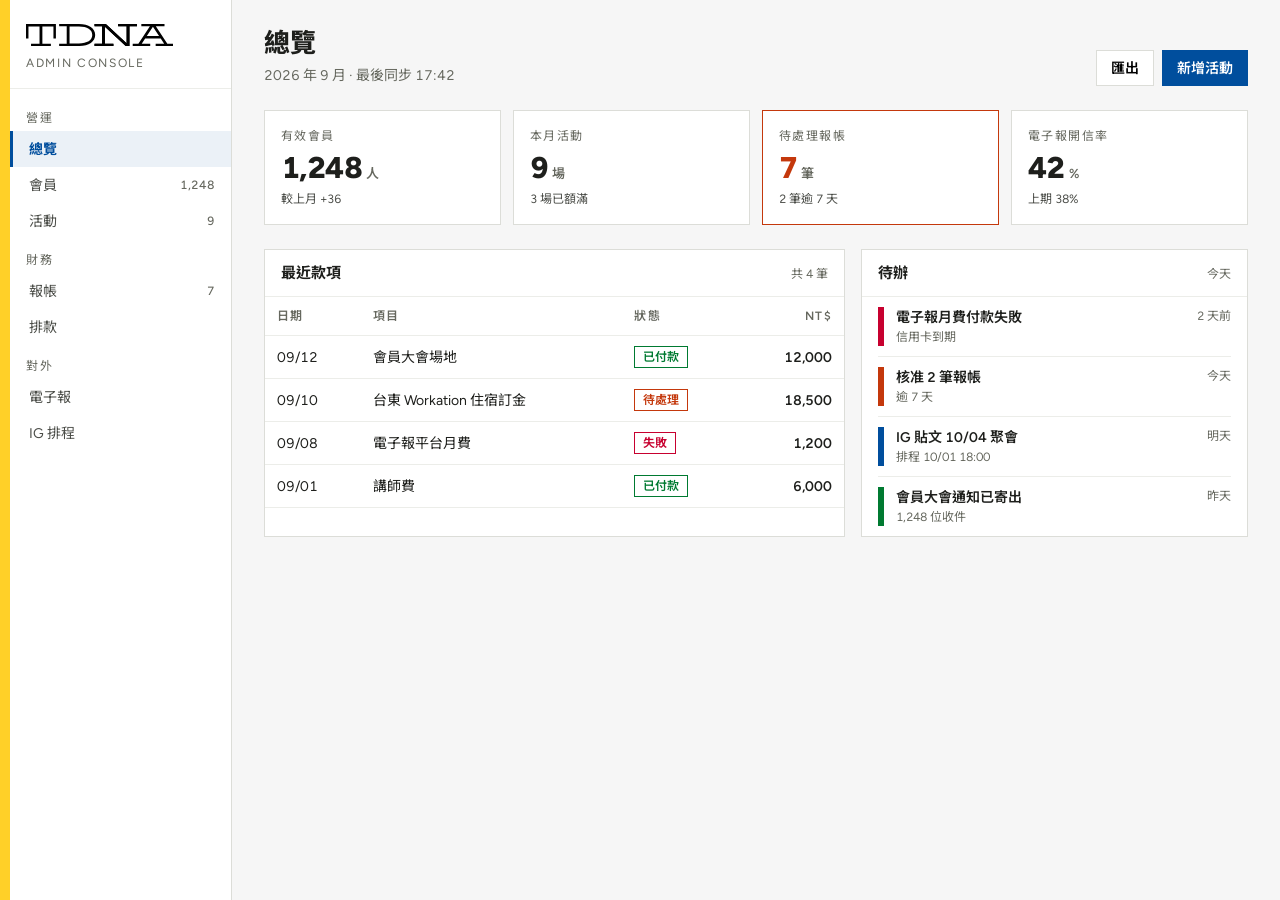
<file: design-system/tdna/preview/app.html>
<!doctype html>
<html lang="zh-Hant">
  <head>
    <meta charset="utf-8" />
    <meta name="viewport" content="width=device-width, initial-scale=1" />
    <title>TDNA app preview</title>
    <link href="https://fonts.googleapis.com/css2?family=Figtree:wght@400;500;600;700;800&family=Noto+Sans+TC:wght@400;500;700;900&display=swap" rel="stylesheet" />
    <link rel="stylesheet" href="../tokens.css" />
    <style>
      *, *::before, *::after { box-sizing: border-box; }
      body { margin: 0; background: var(--bg); color: var(--fg); font-family: var(--font-body); font-size: var(--text-base); line-height: var(--leading-body); font-variant-numeric: tabular-nums; }
      a { color: var(--accent); }
      h1, h2, h3, p { margin: 0; }
      .app { display: grid; grid-template-columns: 232px 1fr; min-height: 100vh; }
      .side { position: relative; background: var(--surface); border-right: 1px solid var(--border); padding-left: var(--tdna-spine-width); }
      .side::before { content: ""; position: absolute; left: 0; top: 0; bottom: 0; width: var(--tdna-spine-width); background: var(--tdna-spine); }
      .logo { padding: var(--space-6) var(--space-4) var(--space-4); border-bottom: 1px solid var(--border-soft); }
      .logo img { height: 22px; width: auto; display: block; }
      .logo span { display: block; font-size: var(--text-xs); letter-spacing: 0.14em; text-transform: uppercase; color: var(--muted); margin-top: var(--space-2); }
      .nav { padding: var(--space-2) 0; }
      .nav .grp { padding: var(--space-3) var(--space-4) var(--space-1); font-size: var(--text-xs); letter-spacing: 0.14em; text-transform: uppercase; color: var(--muted); }
      .nav a { display: flex; align-items: center; justify-content: space-between; padding: 6px var(--space-4); min-height: 36px; color: var(--fg-2); text-decoration: none; border-left: 3px solid transparent; }
      .nav a:hover { background: var(--border-soft); color: var(--fg); }
      .nav a[aria-current="page"] { color: var(--accent); border-left-color: var(--accent); font-weight: 700; background: color-mix(in srgb, var(--accent) 8%, transparent); }
      .nav a .n { font-size: var(--text-xs); color: var(--muted); font-weight: 500; }
      .main { padding: var(--space-6) var(--space-8) var(--space-8); min-width: 0; }
      .head { display: flex; align-items: flex-end; justify-content: space-between; gap: var(--space-4); margin-bottom: var(--space-6); flex-wrap: wrap; }
      .head h1 { font-size: var(--text-2xl); font-weight: 800; letter-spacing: var(--tracking-display); }
      .head p { margin-top: 2px; color: var(--muted); }
      .btn { display: inline-flex; align-items: center; min-height: 36px; padding: 0 14px; border: 1px solid var(--border); background: var(--surface); font: inherit; font-weight: 600; cursor: pointer; }
      .btn.pri { background: var(--accent); color: var(--accent-on); border-color: var(--accent); }
      .kpis { display: grid; grid-template-columns: repeat(auto-fit, minmax(170px, 1fr)); gap: var(--space-3); margin-bottom: var(--space-6); }
      .kpi { background: var(--surface); border: 1px solid var(--border); padding: var(--space-4); }
      .kpi .l { font-size: var(--text-xs); letter-spacing: var(--tdna-tracking-label); text-transform: uppercase; color: var(--muted); }
      .kpi .v { font-size: var(--text-3xl); font-weight: 800; letter-spacing: -0.02em; line-height: 1.15; margin-top: 6px; }
      .kpi .v small { font-size: var(--text-sm); font-weight: 600; color: var(--muted); margin-left: 4px; }
      .kpi .d { font-size: var(--text-xs); color: var(--fg-2); margin-top: 4px; }
      .kpi.alert { border-color: var(--warn); } .kpi.alert .v { color: var(--warn); }
      .grid2 { display: grid; grid-template-columns: 3fr 2fr; gap: var(--space-4); }
      .grid2 > * { min-width: 0; }
      .panel { background: var(--surface); border: 1px solid var(--border); }
      .panel .ph { display: flex; justify-content: space-between; align-items: baseline; padding: var(--space-3) var(--space-4); border-bottom: 1px solid var(--border-soft); }
      .panel .ph h2 { font-size: var(--text-lg); font-weight: 700; }
      .panel .ph span { font-size: var(--text-xs); color: var(--muted); }
      .tbl { overflow-x: auto; }
      table { border-collapse: collapse; width: 100%; }
      th, td { padding: 10px 12px; text-align: left; border-bottom: 1px solid var(--border-soft); white-space: nowrap; }
      th { font-size: var(--text-xs); letter-spacing: 0.1em; text-transform: uppercase; color: var(--muted); font-weight: 600; }
      tbody tr:hover { background: color-mix(in srgb, var(--accent) 6%, transparent); }
      td.num { text-align: right; font-weight: 600; }
      .pill { display: inline-block; padding: 1px 8px; font-size: var(--text-xs); font-weight: 600; border: 1px solid var(--border); }
      .pill.good { border-color: var(--success); color: var(--success); } .pill.warn { border-color: var(--warn); color: var(--warn); } .pill.bad { border-color: var(--danger); color: var(--danger); }
      .todo { list-style: none; margin: 0; padding: 0 var(--space-4); }
      .todo li { display: grid; grid-template-columns: 6px 1fr auto; gap: 12px; align-items: start; padding: 10px 0; border-bottom: 1px solid var(--border-soft); }
      .todo li:last-child { border-bottom: 0; }
      .todo li i { display: block; height: 100%; min-height: 36px; background: var(--warn); }
      .todo li i.bad { background: var(--danger); } .todo li i.good { background: var(--success); } .todo li i.info { background: var(--accent); }
      .todo .t { font-weight: 600; } .todo .s, .todo .w { font-size: var(--text-xs); color: var(--muted); }
      @media (max-width: 820px) { .app { grid-template-columns: 1fr; } .side { padding-left: 0; border-right: 0; border-bottom: 1px solid var(--border); } .side::before { width: 100%; height: 6px; bottom: auto; } .nav { display: flex; overflow-x: auto; } .nav .grp { display: none; } .nav a { white-space: nowrap; border-left: 0; border-bottom: 3px solid transparent; } .nav a[aria-current="page"] { border-bottom-color: var(--accent); } .main { padding: var(--space-4); } .grid2 { grid-template-columns: 1fr; } }
    </style>
  </head>
  <body>
    <div class="app">
      <aside class="side">
        <div class="logo"><img src="../assets/logo/logo-black.svg" alt="TDNA" /><span>Admin console</span></div>
        <nav class="nav" aria-label="Sections">
          <div class="grp">營運</div>
          <a href="#" aria-current="page">總覽</a>
          <a href="#">會員 <span class="n">1,248</span></a>
          <a href="#">活動 <span class="n">9</span></a>
          <div class="grp">財務</div>
          <a href="#">報帳 <span class="n">7</span></a>
          <a href="#">排款</a>
          <div class="grp">對外</div>
          <a href="#">電子報</a>
          <a href="#">IG 排程</a>
        </nav>
      </aside>
      <main class="main">
        <div class="head">
          <div><h1>總覽</h1><p>2026 年 9 月 · 最後同步 17:42</p></div>
          <div style="display: flex; gap: 8px"><button class="btn">匯出</button><button class="btn pri">新增活動</button></div>
        </div>
        <div class="kpis">
          <div class="kpi"><div class="l">有效會員</div><div class="v">1,248<small>人</small></div><div class="d">較上月 +36</div></div>
          <div class="kpi"><div class="l">本月活動</div><div class="v">9<small>場</small></div><div class="d">3 場已額滿</div></div>
          <div class="kpi alert"><div class="l">待處理報帳</div><div class="v">7<small>筆</small></div><div class="d">2 筆逾 7 天</div></div>
          <div class="kpi"><div class="l">電子報開信率</div><div class="v">42<small>%</small></div><div class="d">上期 38%</div></div>
        </div>
        <div class="grid2">
          <section class="panel">
            <div class="ph"><h2>最近款項</h2><span>共 4 筆</span></div>
            <div class="tbl"><table>
              <thead><tr><th>日期</th><th>項目</th><th>狀態</th><th style="text-align: right">NT$</th></tr></thead>
              <tbody>
                <tr><td>09/12</td><td>會員大會場地</td><td><span class="pill good">已付款</span></td><td class="num">12,000</td></tr>
                <tr><td>09/10</td><td>台東 Workation 住宿訂金</td><td><span class="pill warn">待處理</span></td><td class="num">18,500</td></tr>
                <tr><td>09/08</td><td>電子報平台月費</td><td><span class="pill bad">失敗</span></td><td class="num">1,200</td></tr>
                <tr><td>09/01</td><td>講師費</td><td><span class="pill good">已付款</span></td><td class="num">6,000</td></tr>
              </tbody>
            </table></div>
          </section>
          <section class="panel">
            <div class="ph"><h2>待辦</h2><span>今天</span></div>
            <ul class="todo">
              <li><i class="bad"></i><div><div class="t">電子報月費付款失敗</div><div class="s">信用卡到期</div></div><span class="w">2 天前</span></li>
              <li><i></i><div><div class="t">核准 2 筆報帳</div><div class="s">逾 7 天</div></div><span class="w">今天</span></li>
              <li><i class="info"></i><div><div class="t">IG 貼文 10/04 聚會</div><div class="s">排程 10/01 18:00</div></div><span class="w">明天</span></li>
              <li><i class="good"></i><div><div class="t">會員大會通知已寄出</div><div class="s">1,248 位收件</div></div><span class="w">昨天</span></li>
            </ul>
          </section>
        </div>
      </main>
    </div>
  </body>
</html>
</file>
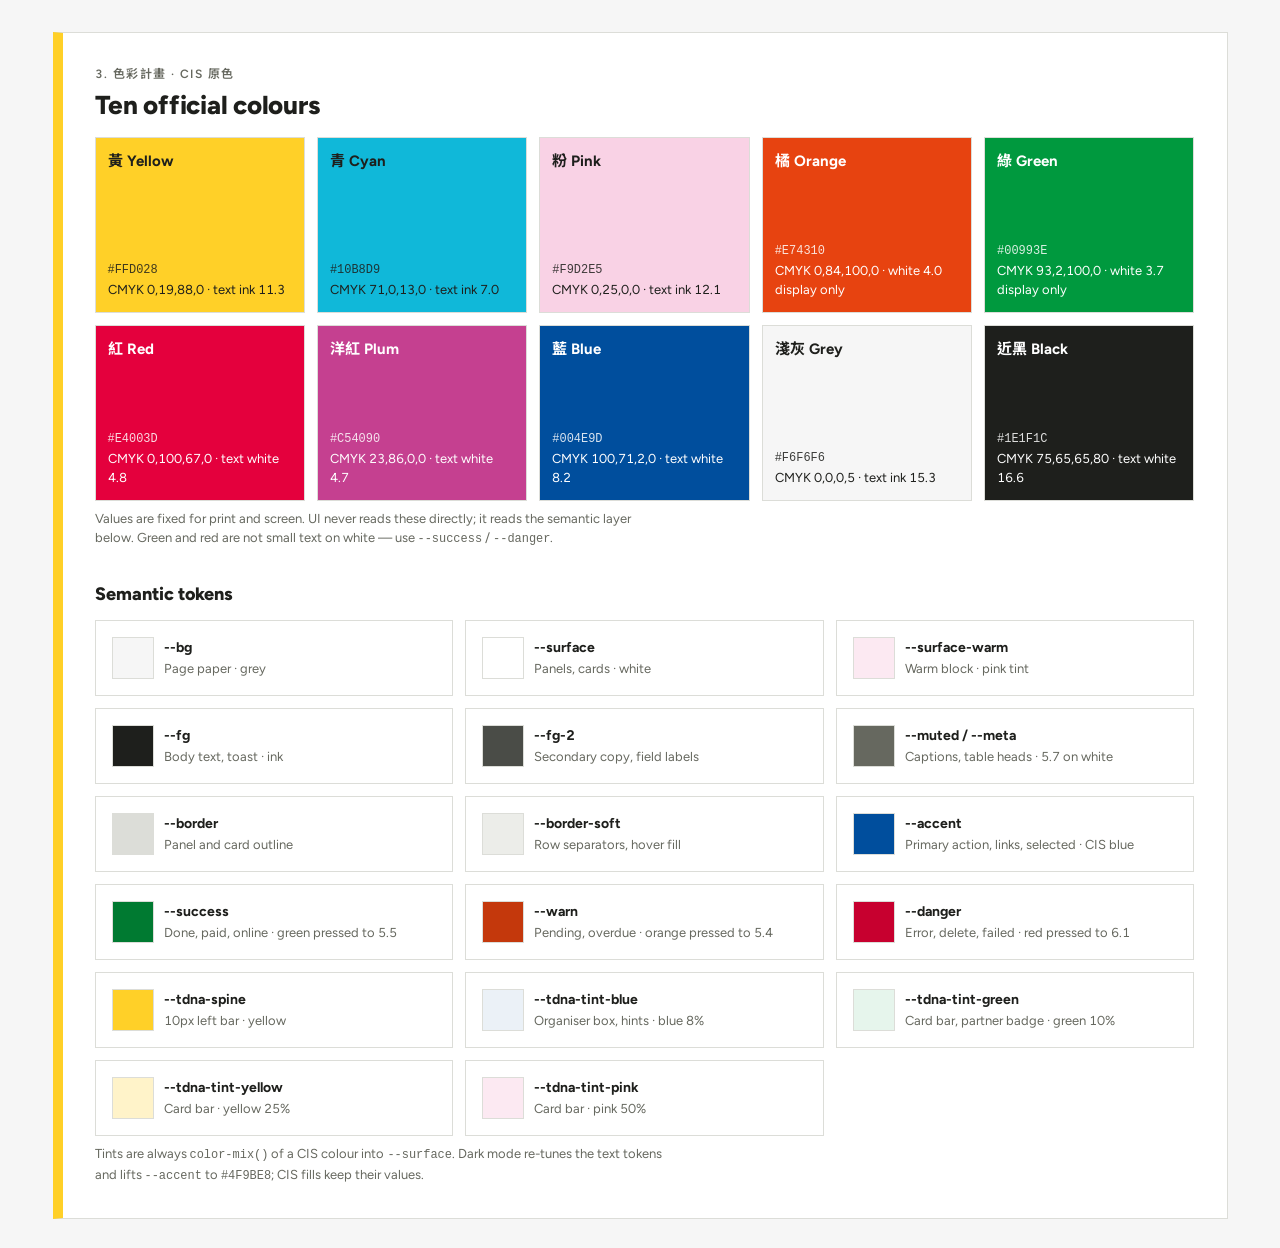
<file: design-system/tdna/preview/colors.html>
<!doctype html>
<html lang="zh-Hant">
  <head>
    <meta charset="utf-8" />
    <meta name="viewport" content="width=device-width, initial-scale=1" />
    <title>TDNA colours</title>
    <link href="https://fonts.googleapis.com/css2?family=Figtree:wght@400;600;800&family=Noto+Sans+TC:wght@400;700&display=swap" rel="stylesheet" />
    <link rel="stylesheet" href="../tokens.css" />
    <link rel="stylesheet" href="_base.css" />
    <style>
      .sw { min-height: 150px; padding: var(--space-3); display: flex; flex-direction: column; justify-content: space-between; border: 1px solid var(--border); font-size: var(--text-sm); }
      .sw b { display: block; font-size: var(--text-lg); }
      .sw code { opacity: 0.85; }
      .roles .cell { display: grid; grid-template-columns: 40px 1fr; gap: var(--space-3); align-items: start; }
      .chip { width: 40px; height: 40px; border: 1px solid var(--border); background: var(--value); }
      .roles strong { display: block; }
      .roles span { font-size: var(--text-sm); color: var(--muted); }
    </style>
  </head>
  <body>
    <main>
      <p class="label">3. 色彩計畫 · CIS 原色</p>
      <h1>Ten official colours</h1>
      <section class="grid g5" aria-label="CIS colours">
        <article class="sw" style="background: var(--tdna-yellow); color: var(--tdna-black)"><b>黃 Yellow</b><span><code>#FFD028</code><br />CMYK 0,19,88,0 · text ink 11.3</span></article>
        <article class="sw" style="background: var(--tdna-cyan); color: var(--tdna-black)"><b>青 Cyan</b><span><code>#10B8D9</code><br />CMYK 71,0,13,0 · text ink 7.0</span></article>
        <article class="sw" style="background: var(--tdna-pink); color: var(--tdna-black)"><b>粉 Pink</b><span><code>#F9D2E5</code><br />CMYK 0,25,0,0 · text ink 12.1</span></article>
        <article class="sw" style="background: var(--tdna-orange); color: #fff"><b>橘 Orange</b><span><code>#E74310</code><br />CMYK 0,84,100,0 · white 4.0 display only</span></article>
        <article class="sw" style="background: var(--tdna-green); color: #fff"><b>綠 Green</b><span><code>#00993E</code><br />CMYK 93,2,100,0 · white 3.7 display only</span></article>
        <article class="sw" style="background: var(--tdna-red); color: #fff"><b>紅 Red</b><span><code>#E4003D</code><br />CMYK 0,100,67,0 · text white 4.8</span></article>
        <article class="sw" style="background: var(--tdna-plum); color: #fff"><b>洋紅 Plum</b><span><code>#C54090</code><br />CMYK 23,86,0,0 · text white 4.7</span></article>
        <article class="sw" style="background: var(--tdna-blue); color: #fff"><b>藍 Blue</b><span><code>#004E9D</code><br />CMYK 100,71,2,0 · text white 8.2</span></article>
        <article class="sw" style="background: var(--tdna-grey); color: var(--tdna-black)"><b>淺灰 Grey</b><span><code>#F6F6F6</code><br />CMYK 0,0,0,5 · text ink 15.3</span></article>
        <article class="sw" style="background: var(--tdna-black); color: #fff"><b>近黑 Black</b><span><code>#1E1F1C</code><br />CMYK 75,65,65,80 · text white 16.6</span></article>
      </section>
      <p class="note">Values are fixed for print and screen. UI never reads these directly; it reads the semantic layer below. Green and red are not small text on white — use <code>--success</code> / <code>--danger</code>.</p>

      <h2>Semantic tokens</h2>
      <section class="grid g3 roles" aria-label="Token roles">
        <article class="cell"><span class="chip" style="--value: var(--bg)"></span><div><strong>--bg</strong><span>Page paper · grey</span></div></article>
        <article class="cell"><span class="chip" style="--value: var(--surface)"></span><div><strong>--surface</strong><span>Panels, cards · white</span></div></article>
        <article class="cell"><span class="chip" style="--value: var(--surface-warm)"></span><div><strong>--surface-warm</strong><span>Warm block · pink tint</span></div></article>
        <article class="cell"><span class="chip" style="--value: var(--fg)"></span><div><strong>--fg</strong><span>Body text, toast · ink</span></div></article>
        <article class="cell"><span class="chip" style="--value: var(--fg-2)"></span><div><strong>--fg-2</strong><span>Secondary copy, field labels</span></div></article>
        <article class="cell"><span class="chip" style="--value: var(--muted)"></span><div><strong>--muted / --meta</strong><span>Captions, table heads · 5.7 on white</span></div></article>
        <article class="cell"><span class="chip" style="--value: var(--border)"></span><div><strong>--border</strong><span>Panel and card outline</span></div></article>
        <article class="cell"><span class="chip" style="--value: var(--border-soft)"></span><div><strong>--border-soft</strong><span>Row separators, hover fill</span></div></article>
        <article class="cell"><span class="chip" style="--value: var(--accent)"></span><div><strong>--accent</strong><span>Primary action, links, selected · CIS blue</span></div></article>
        <article class="cell"><span class="chip" style="--value: var(--success)"></span><div><strong>--success</strong><span>Done, paid, online · green pressed to 5.5</span></div></article>
        <article class="cell"><span class="chip" style="--value: var(--warn)"></span><div><strong>--warn</strong><span>Pending, overdue · orange pressed to 5.4</span></div></article>
        <article class="cell"><span class="chip" style="--value: var(--danger)"></span><div><strong>--danger</strong><span>Error, delete, failed · red pressed to 6.1</span></div></article>
        <article class="cell"><span class="chip" style="--value: var(--tdna-spine)"></span><div><strong>--tdna-spine</strong><span>10px left bar · yellow</span></div></article>
        <article class="cell"><span class="chip" style="--value: var(--tdna-tint-blue)"></span><div><strong>--tdna-tint-blue</strong><span>Organiser box, hints · blue 8%</span></div></article>
        <article class="cell"><span class="chip" style="--value: var(--tdna-tint-green)"></span><div><strong>--tdna-tint-green</strong><span>Card bar, partner badge · green 10%</span></div></article>
        <article class="cell"><span class="chip" style="--value: var(--tdna-tint-yellow)"></span><div><strong>--tdna-tint-yellow</strong><span>Card bar · yellow 25%</span></div></article>
        <article class="cell"><span class="chip" style="--value: var(--tdna-tint-pink)"></span><div><strong>--tdna-tint-pink</strong><span>Card bar · pink 50%</span></div></article>
      </section>
      <p class="note">Tints are always <code>color-mix()</code> of a CIS colour into <code>--surface</code>. Dark mode re-tunes the text tokens and lifts <code>--accent</code> to <code>#4F9BE8</code>; CIS fills keep their values.</p>
    </main>
  </body>
</html>
</file>
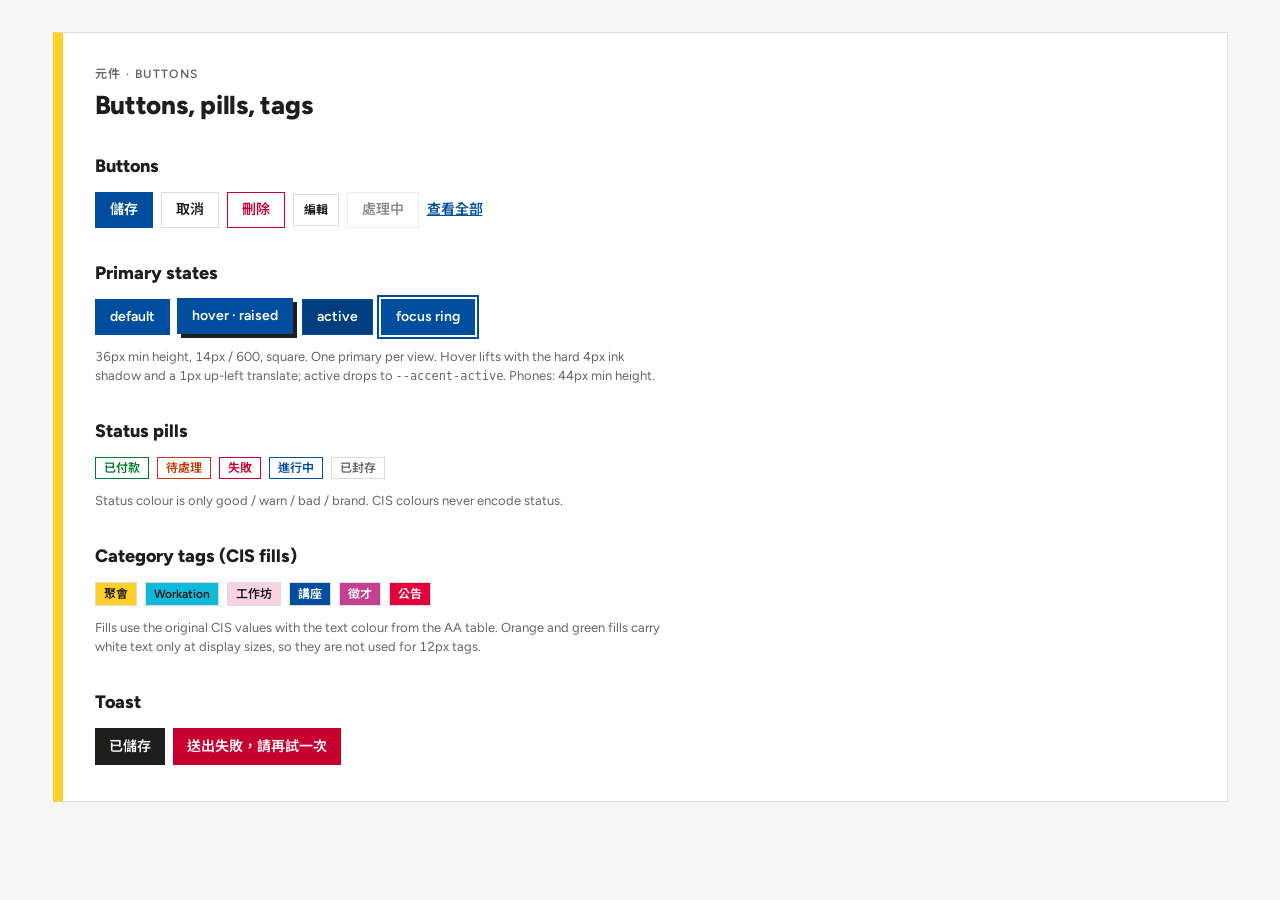
<file: design-system/tdna/preview/components-buttons.html>
<!doctype html>
<html lang="zh-Hant">
  <head>
    <meta charset="utf-8" />
    <meta name="viewport" content="width=device-width, initial-scale=1" />
    <title>TDNA buttons and pills</title>
    <link href="https://fonts.googleapis.com/css2?family=Figtree:wght@400;600;800&family=Noto+Sans+TC:wght@400;700&display=swap" rel="stylesheet" />
    <link rel="stylesheet" href="../tokens.css" />
    <link rel="stylesheet" href="_base.css" />
    <style>
      .row { display: flex; gap: var(--space-2); flex-wrap: wrap; align-items: center; margin: var(--space-3) 0; }
      .btn { display: inline-flex; align-items: center; justify-content: center; gap: 6px; min-height: 36px; padding: 0 14px; border: 1px solid var(--border); border-radius: var(--radius-sm); background: var(--surface); color: var(--fg); font: inherit; font-weight: 600; white-space: nowrap; text-decoration: none; cursor: pointer; transition: background var(--motion-base) var(--ease-standard), box-shadow var(--motion-base) var(--ease-standard), transform var(--motion-base) var(--ease-standard); }
      .btn:hover { background: var(--border-soft); }
      .btn:focus-visible { outline: none; box-shadow: var(--focus-ring); }
      .btn.pri { background: var(--accent); color: var(--accent-on); border-color: var(--accent); }
      .btn.pri:hover, .btn.pri.is-hover { box-shadow: var(--elev-raised); transform: translate(-1px, -1px); }
      .btn.pri:active, .btn.pri.is-active { background: var(--accent-active); box-shadow: none; transform: none; }
      .btn.is-focus { box-shadow: var(--focus-ring); }
      .btn.danger { color: var(--danger); border-color: var(--danger); }
      .btn.sm { min-height: 32px; padding: 0 10px; font-size: var(--text-xs); }
      .btn[disabled] { opacity: 0.5; cursor: not-allowed; }
      .link { color: var(--accent); font-weight: 600; }
      .pill { display: inline-block; padding: 1px 8px; font-size: var(--text-xs); font-weight: 600; border: 1px solid var(--border); white-space: nowrap; }
      .pill.good { border-color: var(--success); color: var(--success); }
      .pill.warn { border-color: var(--warn); color: var(--warn); }
      .pill.bad { border-color: var(--danger); color: var(--danger); }
      .pill.brand { border-color: var(--accent); color: var(--accent); }
      .pill.muted { color: var(--muted); }
      .toast { display: inline-block; background: var(--fg); color: var(--bg); padding: 8px 14px; font-weight: 600; }
      .tag { display: inline-block; padding: 2px 8px; font-size: var(--text-xs); font-weight: 600; border: 1px solid var(--border); }
    </style>
  </head>
  <body>
    <main>
      <p class="label">元件 · Buttons</p>
      <h1>Buttons, pills, tags</h1>

      <h2>Buttons</h2>
      <div class="row"><button class="btn pri">儲存</button><button class="btn">取消</button><button class="btn danger">刪除</button><button class="btn sm">編輯</button><button class="btn" disabled>處理中</button><a class="link" href="#">查看全部</a></div>
      <h2>Primary states</h2>
      <div class="row"><button class="btn pri">default</button><button class="btn pri is-hover">hover · raised</button><button class="btn pri is-active">active</button><button class="btn pri is-focus">focus ring</button></div>
      <p class="note">36px min height, 14px / 600, square. One primary per view. Hover lifts with the hard 4px ink shadow and a 1px up-left translate; active drops to <code>--accent-active</code>. Phones: 44px min height.</p>

      <h2>Status pills</h2>
      <div class="row"><span class="pill good">已付款</span><span class="pill warn">待處理</span><span class="pill bad">失敗</span><span class="pill brand">進行中</span><span class="pill muted">已封存</span></div>
      <p class="note">Status colour is only good / warn / bad / brand. CIS colours never encode status.</p>

      <h2>Category tags (CIS fills)</h2>
      <div class="row">
        <span class="tag" style="background: var(--tdna-yellow); color: var(--tdna-black)">聚會</span>
        <span class="tag" style="background: var(--tdna-cyan); color: var(--tdna-black)">Workation</span>
        <span class="tag" style="background: var(--tdna-pink); color: var(--tdna-black)">工作坊</span>
        <span class="tag" style="background: var(--tdna-blue); color: #fff">講座</span>
        <span class="tag" style="background: var(--tdna-plum); color: #fff">徵才</span>
        <span class="tag" style="background: var(--tdna-red); color: #fff">公告</span>
      </div>
      <p class="note">Fills use the original CIS values with the text colour from the AA table. Orange and green fills carry white text only at display sizes, so they are not used for 12px tags.</p>

      <h2>Toast</h2>
      <div class="row"><span class="toast">已儲存</span><span class="toast" style="background: var(--danger); color: #fff">送出失敗，請再試一次</span></div>
    </main>
  </body>
</html>
</file>
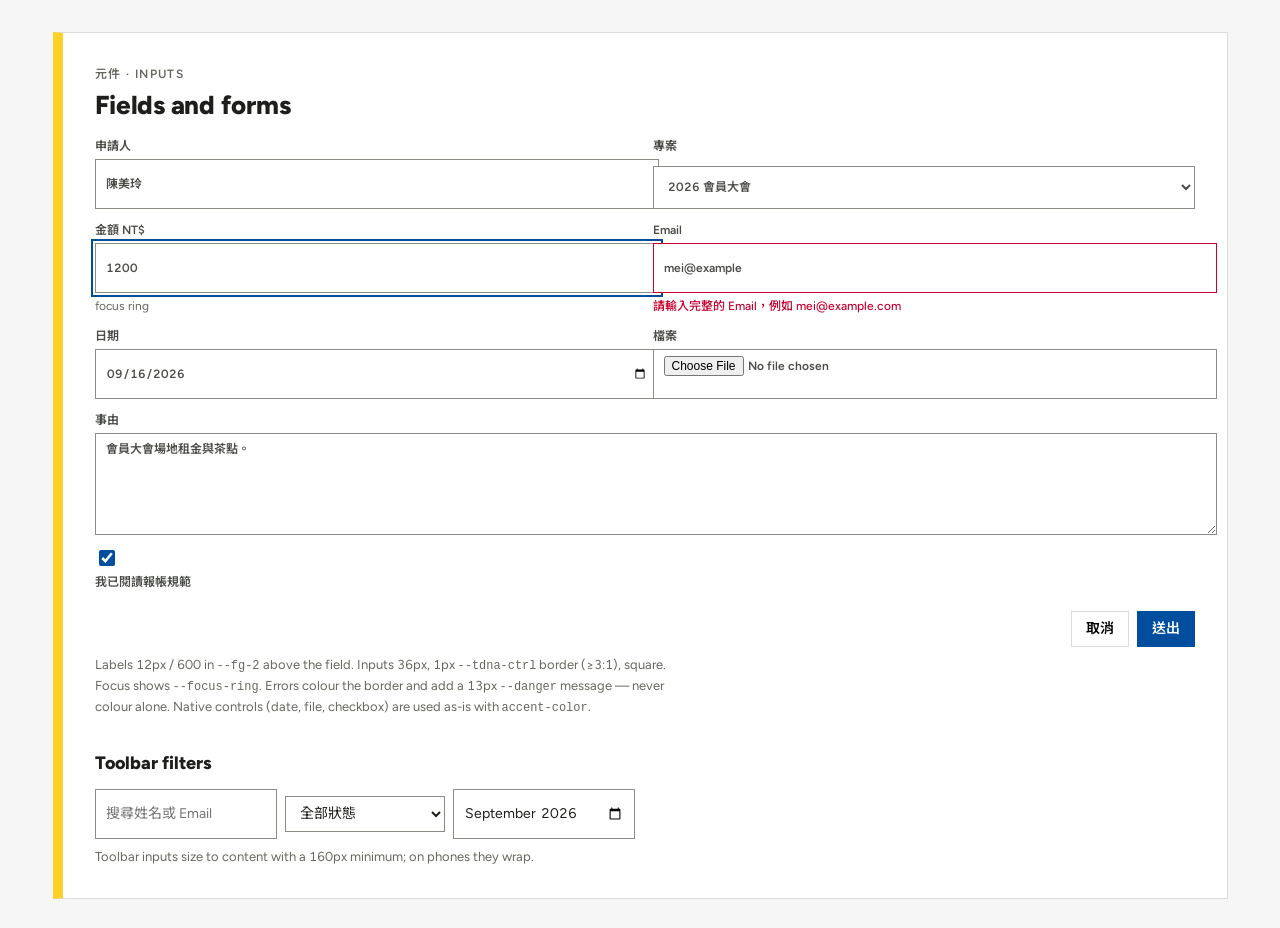
<file: design-system/tdna/preview/components-inputs.html>
<!doctype html>
<html lang="zh-Hant">
  <head>
    <meta charset="utf-8" />
    <meta name="viewport" content="width=device-width, initial-scale=1" />
    <title>TDNA inputs</title>
    <link href="https://fonts.googleapis.com/css2?family=Figtree:wght@400;600;800&family=Noto+Sans+TC:wght@400;700&display=swap" rel="stylesheet" />
    <link rel="stylesheet" href="../tokens.css" />
    <link rel="stylesheet" href="_base.css" />
    <style>
      .fields { display: grid; grid-template-columns: repeat(2, 1fr); gap: var(--space-3) var(--space-4); }
      .fields label { display: grid; gap: 4px; font-size: var(--text-xs); font-weight: 600; color: var(--fg-2); }
      .fields label.wide { grid-column: 1 / -1; }
      input, select, textarea { min-height: 36px; padding: 6px 10px; border: 1px solid var(--tdna-ctrl); border-radius: var(--radius-sm); background: var(--surface); width: 100%; font: inherit; color: inherit; }
      textarea { min-height: 88px; resize: vertical; }
      input:focus-visible, select:focus-visible, textarea:focus-visible, .is-focus { outline: none; box-shadow: var(--focus-ring); }
      .err { color: var(--danger); font-weight: 500; }
      label.bad input, label.bad select { border-color: var(--danger); }
      .hint { color: var(--muted); font-weight: 400; }
      .check { display: flex; gap: var(--space-2); align-items: center; font-size: var(--text-base); font-weight: 400; color: var(--fg); }
      .check input { width: 16px; height: 16px; min-height: 0; padding: 0; accent-color: var(--accent); }
      .tools { display: flex; gap: var(--space-2); flex-wrap: wrap; align-items: center; }
      .tools input, .tools select { width: auto; min-width: 160px; }
      .fact { display: flex; gap: var(--space-2); justify-content: flex-end; margin-top: var(--space-5); }
      .btn { display: inline-flex; align-items: center; min-height: 36px; padding: 0 14px; border: 1px solid var(--border); background: var(--surface); font: inherit; font-weight: 600; cursor: pointer; }
      .btn.pri { background: var(--accent); color: var(--accent-on); border-color: var(--accent); }
      @media (max-width: 760px) { .fields { grid-template-columns: 1fr; } input, select, textarea { font-size: 16px; } }
    </style>
  </head>
  <body>
    <main>
      <p class="label">元件 · Inputs</p>
      <h1>Fields and forms</h1>
      <form>
        <div class="fields">
          <label>申請人<input value="陳美玲" /></label>
          <label>專案<select><option>2026 台東 Workation</option><option selected>2026 會員大會</option></select></label>
          <label>金額 NT$<input class="is-focus" value="1200" /><span class="hint">focus ring</span></label>
          <label class="bad">Email<input value="mei@example" aria-describedby="e1" /><span class="err" id="e1">請輸入完整的 Email，例如 mei@example.com</span></label>
          <label>日期<input type="date" value="2026-09-16" /></label>
          <label>檔案<input type="file" /></label>
          <label class="wide">事由<textarea>會員大會場地租金與茶點。</textarea></label>
          <label class="wide check"><input type="checkbox" checked /> 我已閱讀報帳規範</label>
        </div>
        <div class="fact"><button type="button" class="btn">取消</button><button type="button" class="btn pri">送出</button></div>
      </form>
      <p class="note">Labels 12px / 600 in <code>--fg-2</code> above the field. Inputs 36px, 1px <code>--tdna-ctrl</code> border (≥3:1), square. Focus shows <code>--focus-ring</code>. Errors colour the border and add a 13px <code>--danger</code> message — never colour alone. Native controls (date, file, checkbox) are used as-is with <code>accent-color</code>.</p>

      <h2>Toolbar filters</h2>
      <div class="tools"><input placeholder="搜尋姓名或 Email" /><select><option>全部狀態</option><option>已付款</option><option>待處理</option></select><input type="month" value="2026-09" /></div>
      <p class="note">Toolbar inputs size to content with a 160px minimum; on phones they wrap.</p>
    </main>
  </body>
</html>
</file>
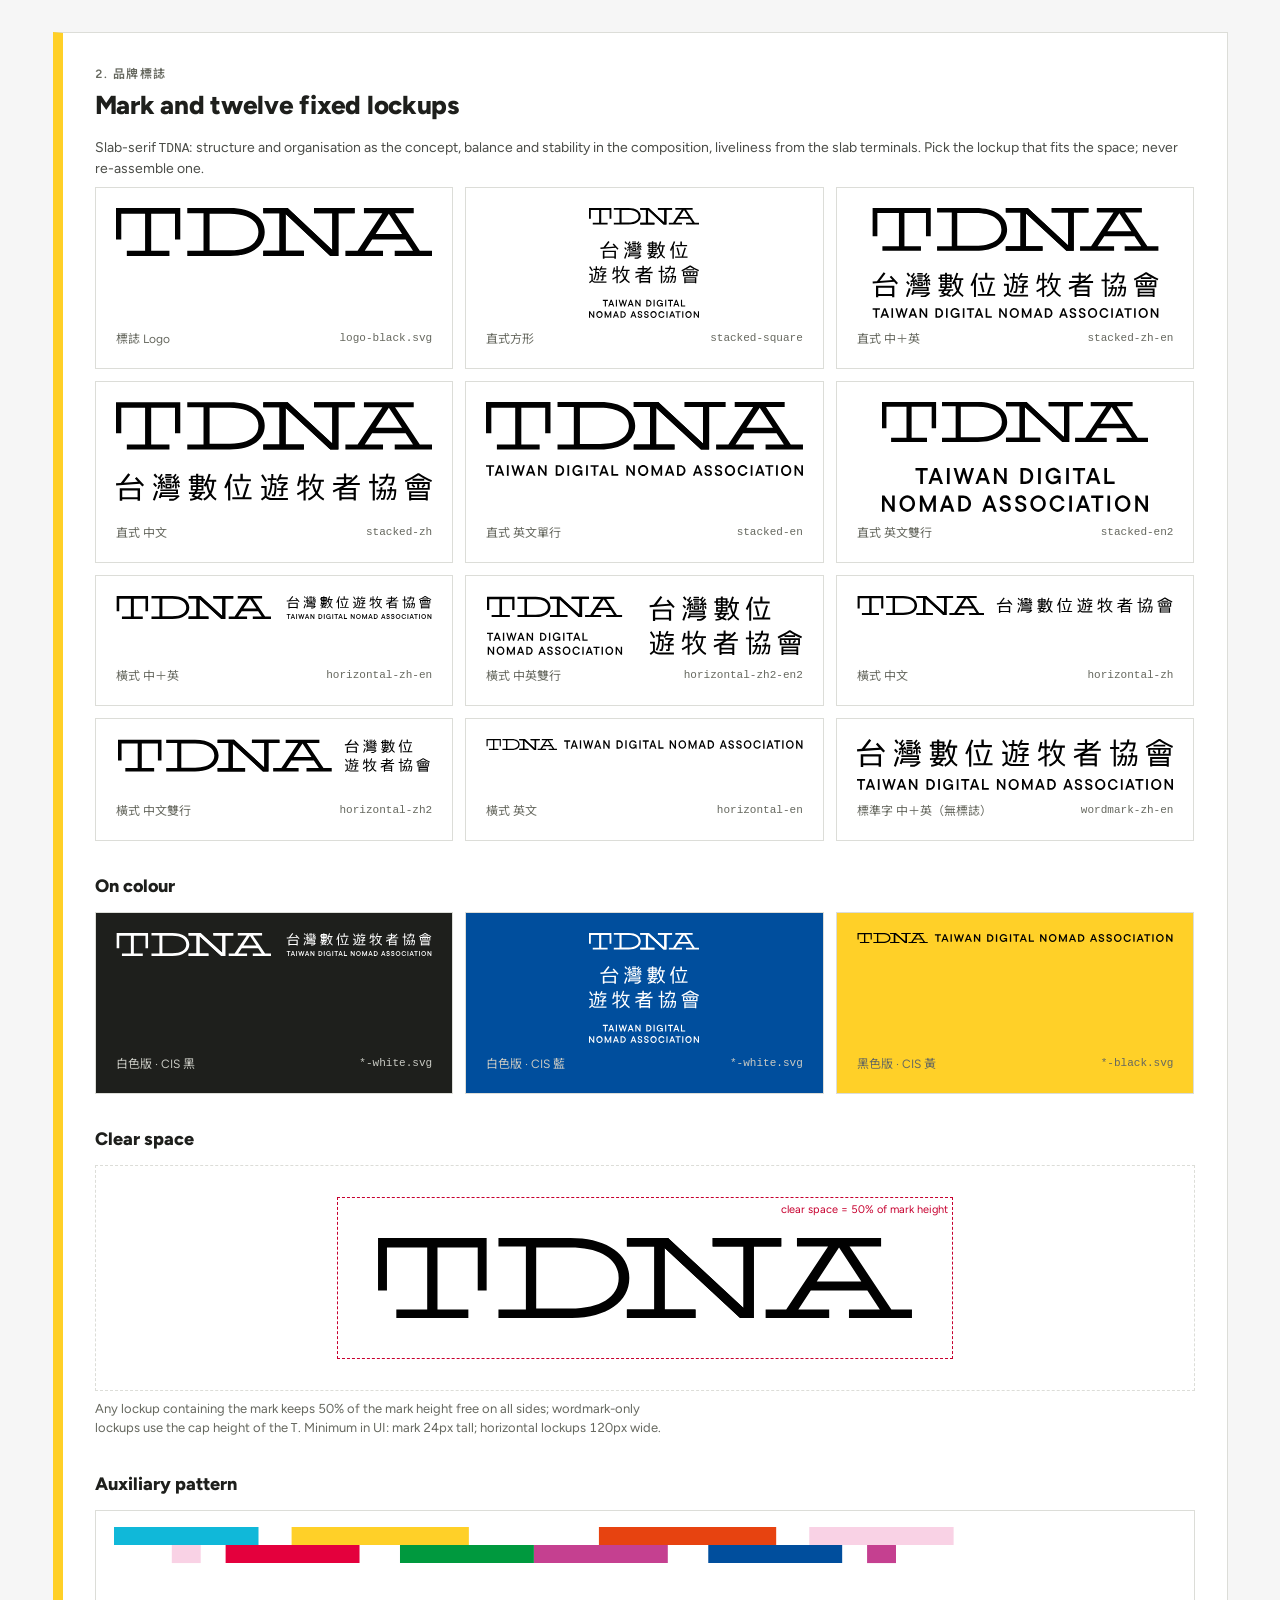
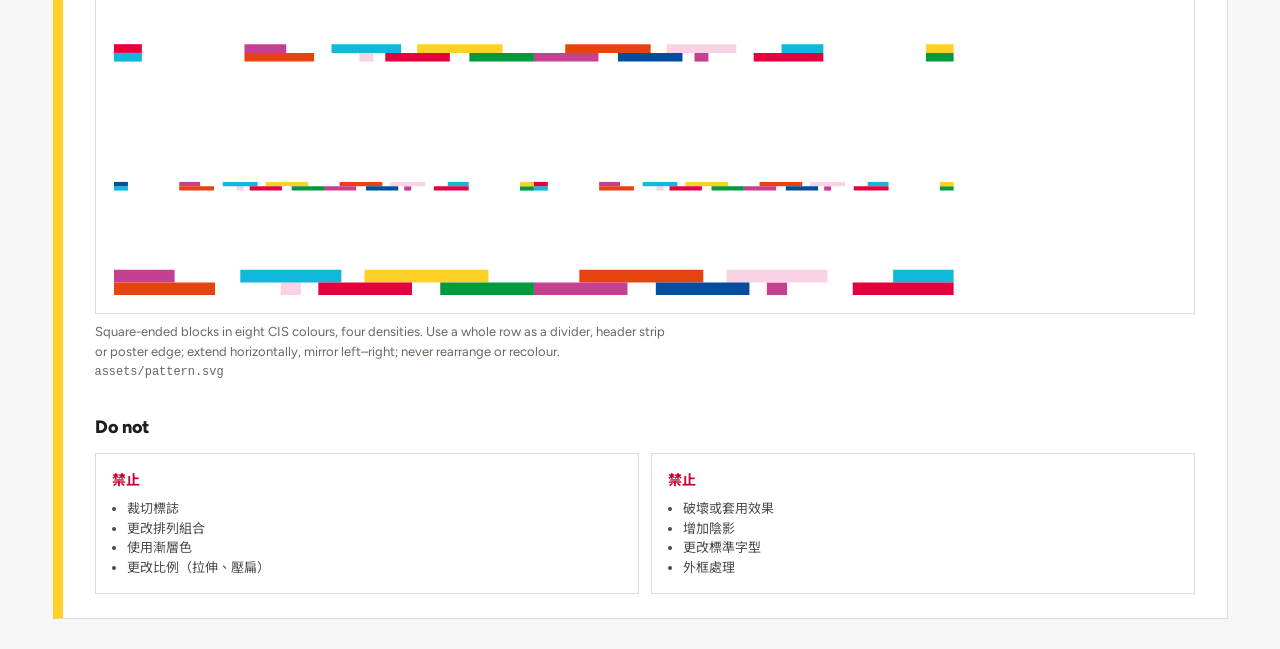
<file: design-system/tdna/preview/logo.html>
<!doctype html>
<html lang="zh-Hant">
  <head>
    <meta charset="utf-8" />
    <meta name="viewport" content="width=device-width, initial-scale=1" />
    <title>TDNA logo and lockups</title>
    <link href="https://fonts.googleapis.com/css2?family=Figtree:wght@400;600;800&family=Noto+Sans+TC:wght@400;700&display=swap" rel="stylesheet" />
    <link rel="stylesheet" href="../tokens.css" />
    <link rel="stylesheet" href="_base.css" />
    <style>
      .logos figure { margin: 0; border: 1px solid var(--border); background: #fff; padding: var(--space-5); display: grid; gap: var(--space-3); align-content: space-between; }
      .logos figure.dark { background: var(--tdna-black); }
      .logos figure.blue { background: var(--tdna-blue); }
      .logos figure.yellow { background: var(--tdna-yellow); }
      .logos img { width: 100%; height: auto; max-height: 110px; object-fit: contain; }
      .logos figcaption { font-size: var(--text-xs); color: var(--muted); display: flex; justify-content: space-between; gap: var(--space-2); flex-wrap: wrap; }
      .logos figure.dark figcaption, .logos figure.blue figcaption { color: #C9CAC3; }
      .clear { display: grid; place-items: center; padding: var(--space-8); border: 1px dashed var(--border); background: var(--surface); }
      .clear .box { position: relative; padding: min(40px, 7vw); outline: 1px dashed var(--danger); background: #fff; max-width: 100%; }
      .clear .box img { width: 534px; max-width: 100%; height: auto; }
      .clear .box::after { content: "clear space = 50% of mark height"; position: absolute; right: 4px; top: 4px; font-size: 11px; color: var(--danger); }
      ul { margin: var(--space-2) 0 0; padding-left: 1.2em; color: var(--fg-2); font-size: var(--text-sm); }
    </style>
  </head>
  <body>
    <main>
      <p class="label">2. 品牌標誌</p>
      <h1>Mark and twelve fixed lockups</h1>
      <p>Slab-serif <code>TDNA</code>: structure and organisation as the concept, balance and stability in the composition, liveliness from the slab terminals. Pick the lockup that fits the space; never re-assemble one.</p>

      <section class="grid g3 logos">
        <figure><img src="../assets/logo/logo-black.svg" alt="TDNA mark" /><figcaption><span>標誌 Logo</span><code>logo-black.svg</code></figcaption></figure>
        <figure><img src="../assets/logo/stacked-square-black.svg" alt="" /><figcaption><span>直式方形</span><code>stacked-square</code></figcaption></figure>
        <figure><img src="../assets/logo/stacked-zh-en-black.svg" alt="" /><figcaption><span>直式 中＋英</span><code>stacked-zh-en</code></figcaption></figure>
        <figure><img src="../assets/logo/stacked-zh-black.svg" alt="" /><figcaption><span>直式 中文</span><code>stacked-zh</code></figcaption></figure>
        <figure><img src="../assets/logo/stacked-en-black.svg" alt="" /><figcaption><span>直式 英文單行</span><code>stacked-en</code></figcaption></figure>
        <figure><img src="../assets/logo/stacked-en2-black.svg" alt="" /><figcaption><span>直式 英文雙行</span><code>stacked-en2</code></figcaption></figure>
        <figure><img src="../assets/logo/horizontal-zh-en-black.svg" alt="" /><figcaption><span>橫式 中＋英</span><code>horizontal-zh-en</code></figcaption></figure>
        <figure><img src="../assets/logo/horizontal-zh2-en2-black.svg" alt="" /><figcaption><span>橫式 中英雙行</span><code>horizontal-zh2-en2</code></figcaption></figure>
        <figure><img src="../assets/logo/horizontal-zh-black.svg" alt="" /><figcaption><span>橫式 中文</span><code>horizontal-zh</code></figcaption></figure>
        <figure><img src="../assets/logo/horizontal-zh2-black.svg" alt="" /><figcaption><span>橫式 中文雙行</span><code>horizontal-zh2</code></figcaption></figure>
        <figure><img src="../assets/logo/horizontal-en-black.svg" alt="" /><figcaption><span>橫式 英文</span><code>horizontal-en</code></figcaption></figure>
        <figure><img src="../assets/logo/wordmark-zh-en-black.svg" alt="" /><figcaption><span>標準字 中＋英（無標誌）</span><code>wordmark-zh-en</code></figcaption></figure>
      </section>

      <h2>On colour</h2>
      <section class="grid g3 logos">
        <figure class="dark"><img src="../assets/logo/horizontal-zh-en-white.svg" alt="" /><figcaption><span>白色版 · CIS 黑</span><code>*-white.svg</code></figcaption></figure>
        <figure class="blue"><img src="../assets/logo/stacked-square-white.svg" alt="" /><figcaption><span>白色版 · CIS 藍</span><code>*-white.svg</code></figcaption></figure>
        <figure class="yellow"><img src="../assets/logo/horizontal-en-black.svg" alt="" /><figcaption><span>黑色版 · CIS 黃</span><code>*-black.svg</code></figcaption></figure>
      </section>

      <h2>Clear space</h2>
      <div class="clear"><div class="box"><img src="../assets/logo/logo-black.svg" alt="clear space demo" /></div></div>
      <p class="note">Any lockup containing the mark keeps 50% of the mark height free on all sides; wordmark-only lockups use the cap height of the <code>T</code>. Minimum in UI: mark 24px tall; horizontal lockups 120px wide.</p>

      <h2>Auxiliary pattern</h2>
      <div class="cell" style="background: #fff"><img src="../assets/pattern.svg" alt="TDNA auxiliary pattern, four densities" /></div>
      <p class="note">Square-ended blocks in eight CIS colours, four densities. Use a whole row as a divider, header strip or poster edge; extend horizontally, mirror left–right; never rearrange or recolour. <code>assets/pattern.svg</code></p>

      <h2>Do not</h2>
      <section class="grid g2">
        <article class="cell"><strong style="color: var(--danger)">禁止</strong><ul><li>裁切標誌</li><li>更改排列組合</li><li>使用漸層色</li><li>更改比例（拉伸、壓扁）</li></ul></article>
        <article class="cell"><strong style="color: var(--danger)">禁止</strong><ul><li>破壞或套用效果</li><li>增加陰影</li><li>更改標準字型</li><li>外框處理</li></ul></article>
      </section>
    </main>
  </body>
</html>
</file>
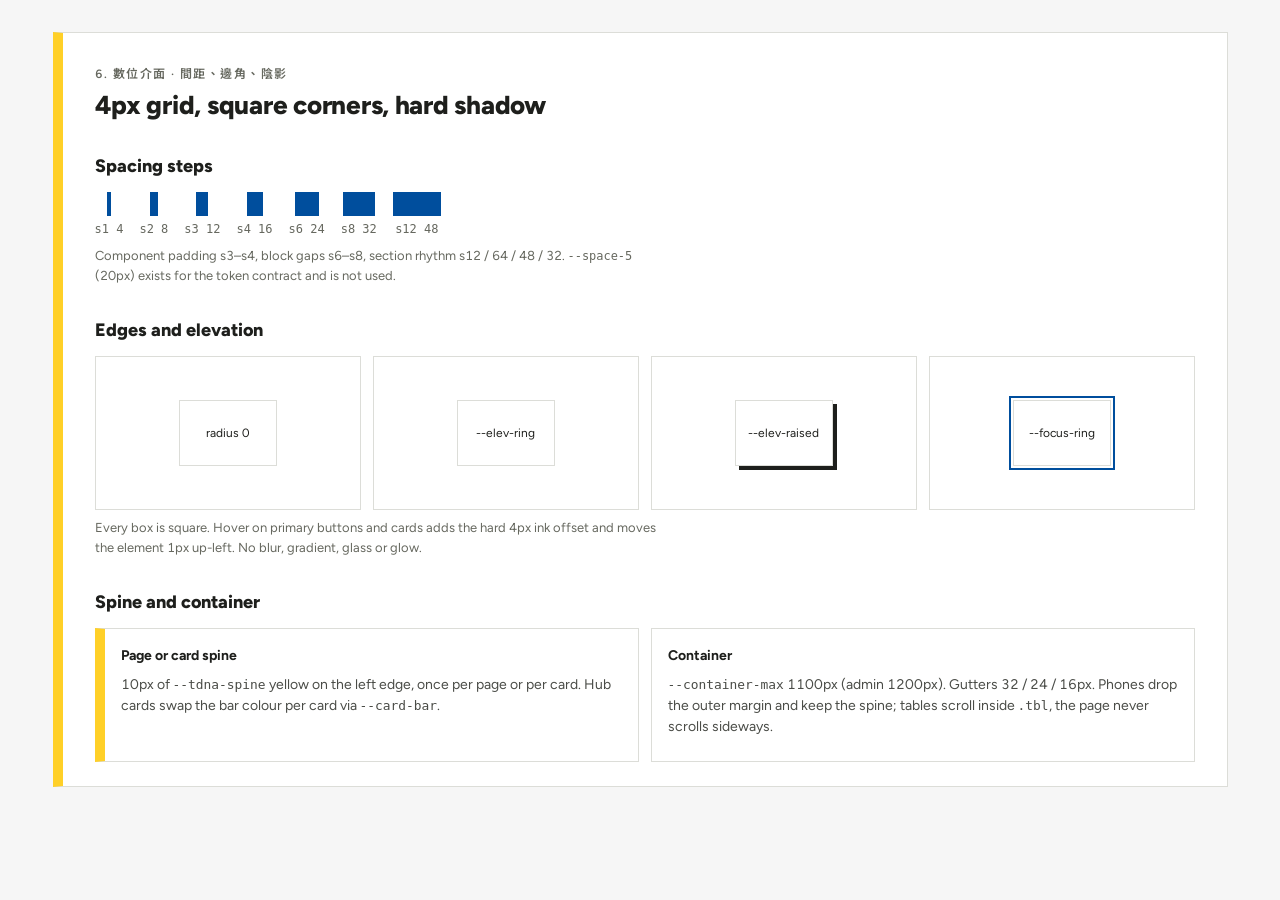
<file: design-system/tdna/preview/spacing.html>
<!doctype html>
<html lang="zh-Hant">
  <head>
    <meta charset="utf-8" />
    <meta name="viewport" content="width=device-width, initial-scale=1" />
    <title>TDNA spacing, edges and shadow</title>
    <link href="https://fonts.googleapis.com/css2?family=Figtree:wght@400;600;800&family=Noto+Sans+TC:wght@400;700&display=swap" rel="stylesheet" />
    <link rel="stylesheet" href="../tokens.css" />
    <link rel="stylesheet" href="_base.css" />
    <style>
      .steps { display: flex; gap: var(--space-4); flex-wrap: wrap; align-items: flex-end; }
      .steps figure { margin: 0; text-align: center; font-size: var(--text-xs); color: var(--muted); font-family: var(--font-mono); }
      .steps i { display: block; height: 24px; background: var(--accent); margin: 0 auto var(--space-1); }
      .demo { min-height: 120px; display: grid; place-items: center; }
      .sq { width: 96px; height: 64px; background: var(--surface); border: 1px solid var(--border); display: grid; place-items: center; font-size: var(--text-xs); }
      .ring { box-shadow: var(--elev-ring); border: 0; }
      .raised { box-shadow: var(--elev-raised); }
      .focus { box-shadow: var(--focus-ring); }
      .spine { border-left: var(--tdna-spine-width) solid var(--tdna-spine); }
    </style>
  </head>
  <body>
    <main>
      <p class="label">6. 數位介面 · 間距、邊角、陰影</p>
      <h1>4px grid, square corners, hard shadow</h1>

      <h2>Spacing steps</h2>
      <div class="steps">
        <figure><i style="width: 4px"></i>s1 4</figure>
        <figure><i style="width: 8px"></i>s2 8</figure>
        <figure><i style="width: 12px"></i>s3 12</figure>
        <figure><i style="width: 16px"></i>s4 16</figure>
        <figure><i style="width: 24px"></i>s6 24</figure>
        <figure><i style="width: 32px"></i>s8 32</figure>
        <figure><i style="width: 48px"></i>s12 48</figure>
      </div>
      <p class="note">Component padding s3–s4, block gaps s6–s8, section rhythm s12 / 64 / 48 / 32. <code>--space-5</code> (20px) exists for the token contract and is not used.</p>

      <h2>Edges and elevation</h2>
      <section class="grid g4">
        <article class="cell demo"><div class="sq">radius 0</div></article>
        <article class="cell demo"><div class="sq ring">--elev-ring</div></article>
        <article class="cell demo"><div class="sq raised">--elev-raised</div></article>
        <article class="cell demo"><div class="sq focus">--focus-ring</div></article>
      </section>
      <p class="note">Every box is square. Hover on primary buttons and cards adds the hard 4px ink offset and moves the element 1px up-left. No blur, gradient, glass or glow.</p>

      <h2>Spine and container</h2>
      <section class="grid g2">
        <article class="cell spine"><strong>Page or card spine</strong><p>10px of <code>--tdna-spine</code> yellow on the left edge, once per page or per card. Hub cards swap the bar colour per card via <code>--card-bar</code>.</p></article>
        <article class="cell"><strong>Container</strong><p><code>--container-max</code> 1100px (admin 1200px). Gutters 32 / 24 / 16px. Phones drop the outer margin and keep the spine; tables scroll inside <code>.tbl</code>, the page never scrolls sideways.</p></article>
      </section>
    </main>
  </body>
</html>
</file>
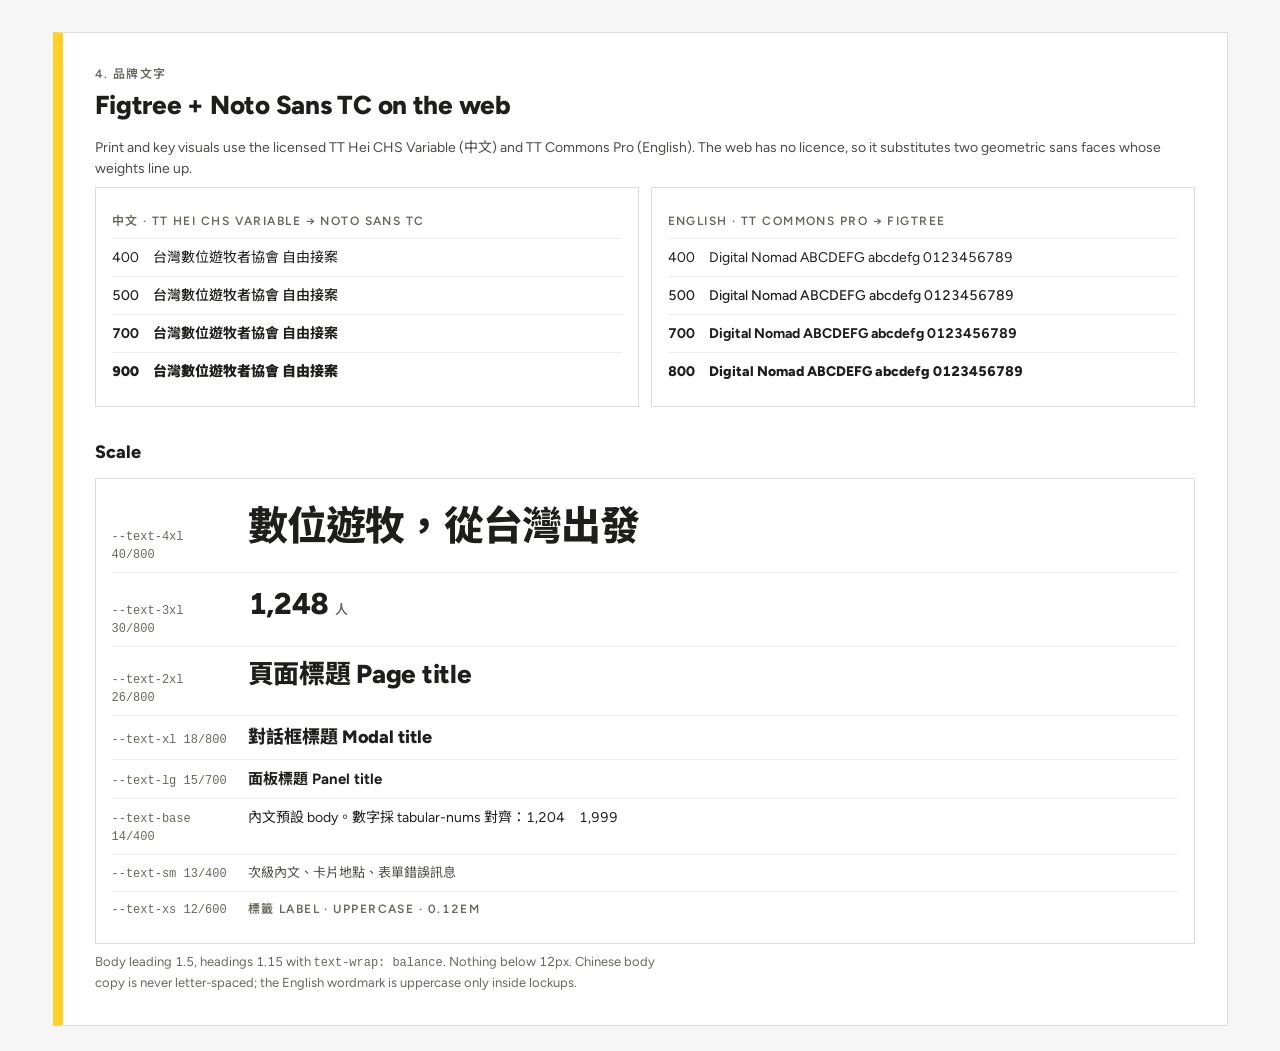
<file: design-system/tdna/preview/typography.html>
<!doctype html>
<html lang="zh-Hant">
  <head>
    <meta charset="utf-8" />
    <meta name="viewport" content="width=device-width, initial-scale=1" />
    <title>TDNA typography</title>
    <link href="https://fonts.googleapis.com/css2?family=Figtree:wght@400;500;600;700;800&family=Noto+Sans+TC:wght@400;500;700;900&display=swap" rel="stylesheet" />
    <link rel="stylesheet" href="../tokens.css" />
    <link rel="stylesheet" href="_base.css" />
    <style>
      .spec > div { padding: var(--space-2) 0; border-bottom: 1px solid var(--border-soft); }
      .spec > div:last-child { border-bottom: 0; }
      .row { display: grid; grid-template-columns: 120px 1fr; gap: var(--space-4); align-items: baseline; }
      .row small { font-size: var(--text-xs); color: var(--muted); font-family: var(--font-mono); }
    </style>
  </head>
  <body>
    <main>
      <p class="label">4. 品牌文字</p>
      <h1>Figtree + Noto Sans TC on the web</h1>
      <p>Print and key visuals use the licensed TT Hei CHS Variable (中文) and TT Commons Pro (English). The web has no licence, so it substitutes two geometric sans faces whose weights line up.</p>

      <section class="grid g2">
        <article class="cell spec">
          <div class="label">中文 · TT Hei CHS Variable → Noto Sans TC</div>
          <div style="font-weight: 400">400　台灣數位遊牧者協會 自由接案</div>
          <div style="font-weight: 500">500　台灣數位遊牧者協會 自由接案</div>
          <div style="font-weight: 700">700　台灣數位遊牧者協會 自由接案</div>
          <div style="font-weight: 900">900　台灣數位遊牧者協會 自由接案</div>
        </article>
        <article class="cell spec">
          <div class="label">English · TT Commons Pro → Figtree</div>
          <div style="font-weight: 400">400　Digital Nomad ABCDEFG abcdefg 0123456789</div>
          <div style="font-weight: 500">500　Digital Nomad ABCDEFG abcdefg 0123456789</div>
          <div style="font-weight: 700">700　Digital Nomad ABCDEFG abcdefg 0123456789</div>
          <div style="font-weight: 800">800　Digital Nomad ABCDEFG abcdefg 0123456789</div>
        </article>
      </section>

      <h2>Scale</h2>
      <section class="cell spec">
        <div class="row"><small>--text-4xl 40/800</small><span style="font-size: var(--text-4xl); font-weight: 800; letter-spacing: -0.02em; line-height: var(--leading-tight)">數位遊牧，從台灣出發</span></div>
        <div class="row"><small>--text-3xl 30/800</small><span style="font-size: var(--text-3xl); font-weight: 800; letter-spacing: -0.02em">1,248 <span style="font-size: var(--text-sm); font-weight: 600; color: var(--muted)">人</span></span></div>
        <div class="row"><small>--text-2xl 26/800</small><span style="font-size: var(--text-2xl); font-weight: 800; letter-spacing: var(--tracking-display)">頁面標題 Page title</span></div>
        <div class="row"><small>--text-xl 18/800</small><span style="font-size: var(--text-xl); font-weight: 800">對話框標題 Modal title</span></div>
        <div class="row"><small>--text-lg 15/700</small><span style="font-size: var(--text-lg); font-weight: 700">面板標題 Panel title</span></div>
        <div class="row"><small>--text-base 14/400</small><span>內文預設 body。數字採 tabular-nums 對齊：1,204　1,999</span></div>
        <div class="row"><small>--text-sm 13/400</small><span style="font-size: var(--text-sm); color: var(--fg-2)">次級內文、卡片地點、表單錯誤訊息</span></div>
        <div class="row"><small>--text-xs 12/600</small><span class="label">標籤 Label · uppercase · 0.12em</span></div>
      </section>
      <p class="note">Body leading 1.5, headings 1.15 with <code>text-wrap: balance</code>. Nothing below 12px. Chinese body copy is never letter-spaced; the English wordmark is uppercase only inside lockups.</p>
    </main>
  </body>
</html>
</file>
<file: assets/tdna.css>
/* TDNA Stylebook — 單一樣式來源。所有後台頁面（/、/imports、/login、/stylebook）都吃這支。
   色彩依《TDNA 品牌視覺系統 VI 2.1》色彩計畫頁；字型依品牌文字頁（TT Hei CHS / TT Commons Pro
   為授權字型，網頁以 Figtree + Noto Sans TC 代用）。改樣式請只改這裡，並在 /stylebook 上目視驗收。 */

/* CIS 原色：印刷與數位共用，勿更動色值。語意 token 才是 UI 該用的東西。 */
:root{
  --cis-yellow:#FFD028;--cis-cyan:#10B8D9;--cis-pink:#F9D2E5;--cis-orange:#E74310;
  --cis-green:#00993E;--cis-red:#E4003D;--cis-plum:#C54090;--cis-blue:#004E9D;
  --cis-grey:#F6F6F6;--cis-black:#1E1F1C;--cis-white:#FFFFFF;
}
:root{
  /* 文字色對白底皆 ≥ 4.5:1（muted 5.7、good 5.5、warn 5.4、bad 6.1）；--ctrl 為輸入框邊界 ≥ 3:1 */
  --paper:#F6F6F6;--surface:#FFFFFF;--ink:#1E1F1C;--ink2:#4A4C47;--muted:#66685F;--line:#DCDDD8;--line2:#ECEDE9;--ctrl:#8A8C86;
  --brand:#004E9D;--brand-ink:#FFFFFF;--spine:#FFD028;--good:#007A31;--warn:#C4380C;--bad:#C7002F;--pink:#F9D2E5;--cyan:#10B8D9;--plum:#C54090;
  --shadow:4px 4px 0 var(--ink);
  /* 淺色底（Hub 卡片色條、主辦方框、提示區）：一律由 CIS 原色混紙色，不另寫色碼 */
  --tint-blue:color-mix(in srgb,var(--cis-blue) 8%,var(--surface));--tint-green:color-mix(in srgb,var(--cis-green) 10%,var(--surface));
  --tint-yellow:color-mix(in srgb,var(--cis-yellow) 25%,var(--surface));--tint-pink:color-mix(in srgb,var(--cis-pink) 50%,var(--surface));
  --s1:4px;--s2:8px;--s3:12px;--s4:16px;--s5:24px;--s6:32px;
  --sans:"Figtree","Noto Sans TC","PingFang TC",system-ui,sans-serif;
}
@media (prefers-color-scheme: dark){:root:not([data-theme="light"]){
  --paper:#141513;--surface:#1E1F1C;--ink:#F1F1EC;--ink2:#C9CAC3;--muted:#8F918A;--line:#3A3B37;--line2:#2B2C29;--ctrl:#75776F;
  --brand:#4F9BE8;--brand-ink:#0B1B2E;--good:#3FC271;--warn:#FF7A4D;--bad:#FF5C7A;--shadow:4px 4px 0 #000;
}}
:root[data-theme="dark"]{
  --paper:#141513;--surface:#1E1F1C;--ink:#F1F1EC;--ink2:#C9CAC3;--muted:#8F918A;--line:#3A3B37;--line2:#2B2C29;--ctrl:#75776F;
  --brand:#4F9BE8;--brand-ink:#0B1B2E;--good:#3FC271;--warn:#FF7A4D;--bad:#FF5C7A;--shadow:4px 4px 0 #000;
}
*{box-sizing:border-box}
html,body{height:100%}
body{margin:0;background:var(--paper);color:var(--ink);font:14px/1.5 var(--sans);font-variant-numeric:tabular-nums}
button,input,select,textarea{font:inherit;color:inherit}
a{color:var(--brand)}
h1,h2,h3{margin:0;text-wrap:balance}
.app{display:grid;grid-template-columns:232px 1fr;min-height:100vh}
/* sidebar */
.side{position:sticky;top:0;height:100vh;background:var(--surface);border-right:1px solid var(--line);display:flex;flex-direction:column;padding-left:10px}
.side::before{content:"";position:absolute;left:0;top:0;bottom:0;width:10px;background:var(--spine)}
.logo{padding:var(--s5) var(--s4) var(--s4);border-bottom:1px solid var(--line2)}
.logo b{display:block;font-size:20px;font-weight:800;letter-spacing:-.01em}
.logo span{display:block;font-size:12px;letter-spacing:.14em;text-transform:uppercase;color:var(--muted);margin-top:2px}
.nav{padding:var(--s2) 0;overflow:auto;flex:1}
.nav .grp{padding:var(--s3) var(--s4) var(--s1);font-size:12px;letter-spacing:.14em;text-transform:uppercase;color:var(--muted)}
.nav button{display:flex;align-items:center;gap:10px;width:100%;text-align:left;padding:6px var(--s4);border:0;background:none;cursor:pointer;color:var(--ink2);min-height:36px;border-left:3px solid transparent}
.nav{scrollbar-width:thin;mask-image:linear-gradient(to bottom,#000 calc(100% - 24px),transparent)}  /* 底部漸隱提示還有項目可捲 */
.nav button svg{width:16px;height:16px;flex:none;stroke:currentColor;fill:none;stroke-width:2;stroke-linecap:round;stroke-linejoin:round}
.nav button:hover{background:var(--line2);color:var(--ink)}
.nav button[aria-current="page"]{color:var(--brand);border-left-color:var(--brand);font-weight:700;background:color-mix(in srgb,var(--brand) 8%,transparent)}
.nav button .n{margin-left:auto;font-size:12px;color:var(--muted);font-weight:500}
.side .foot{padding:var(--s3) var(--s4);border-top:1px solid var(--line2);font-size:12px;color:var(--muted);display:flex;justify-content:space-between;align-items:center;gap:8px;flex-wrap:wrap}
.dot{display:inline-block;width:8px;height:8px;background:var(--muted)}
.dot.on{background:var(--good)}
/* main */
.main{padding:var(--s5) var(--s6) var(--s6);min-width:0}
.head{display:flex;align-items:flex-end;justify-content:space-between;gap:var(--s4);margin-bottom:var(--s5);flex-wrap:wrap}
.head h1{font-size:26px;font-weight:800;letter-spacing:-.01em}
.head p{margin:2px 0 0;color:var(--muted)}
.tools{display:flex;gap:var(--s2);flex-wrap:wrap;align-items:center}
.btn{color:var(--ink);text-decoration:none;display:inline-flex;align-items:center;gap:6px;white-space:nowrap;flex:none;min-height:36px;padding:0 14px;border:1px solid var(--line);background:var(--surface);cursor:pointer;font-weight:600;transition:background .15s,box-shadow .15s,transform .15s}
.btn:hover{background:var(--line2)}
.btn.pri{background:var(--brand);color:var(--brand-ink);border-color:var(--brand)}
.btn.pri:hover{box-shadow:var(--shadow);transform:translate(-1px,-1px)}
.btn.danger{color:var(--bad);border-color:var(--bad)}
.btn.sm{min-height:32px;padding:0 10px;font-size:12px}
.btn:focus-visible,input:focus-visible,select:focus-visible,textarea:focus-visible,.nav button:focus-visible,tr:focus-visible{outline:2px solid var(--brand);outline-offset:2px}
input,select,textarea{min-height:36px;padding:6px 10px;border:1px solid var(--ctrl);background:var(--surface);width:100%}
.skip{position:absolute;left:-9999px;top:8px;background:var(--brand);color:var(--brand-ink);padding:8px 12px;z-index:100}
.skip:focus{left:12px}
textarea{min-height:88px;resize:vertical}
.tools input,.tools select{width:auto;min-width:160px}
/* kpi */
.kpis{display:grid;grid-template-columns:repeat(auto-fit,minmax(170px,1fr));gap:var(--s3);margin-bottom:var(--s5)}
.kpi{background:var(--surface);border:1px solid var(--line);padding:var(--s4)}
.kpi .l{font-size:12px;letter-spacing:.12em;text-transform:uppercase;color:var(--muted)}
.kpi .v{font-size:30px;font-weight:800;letter-spacing:-.02em;line-height:1.15;margin-top:6px}
.kpi .v small{font-size:13px;font-weight:600;color:var(--muted);margin-left:4px}
.kpi .d{font-size:12px;color:var(--ink2);margin-top:4px}
.kpi.alert{border-color:var(--warn)}
.kpi.alert .v{color:var(--warn)}
.grid2{display:grid;grid-template-columns:3fr 2fr;gap:var(--s4);margin-bottom:var(--s5)}.grid2>*{min-width:0}
@media (max-width:1100px){.grid2{grid-template-columns:1fr}}
.panel{background:var(--surface);border:1px solid var(--line)}
.panel .ph{display:flex;justify-content:space-between;align-items:baseline;padding:var(--s3) var(--s4);border-bottom:1px solid var(--line2)}
.panel .ph h2{font-size:15px;font-weight:700}
.panel .ph span{font-size:12px;color:var(--muted)}
.panel .pb{padding:var(--s4)}
/* chart */
.chart{position:relative}
.chart svg{width:100%;height:auto;display:block;overflow:visible}
.chart .tip{position:absolute;pointer-events:none;background:var(--ink);color:var(--paper);font-size:12px;padding:4px 8px;white-space:nowrap;transform:translate(-50%,-120%);display:none}
.bars{display:grid;gap:8px}
.bar{display:grid;grid-template-columns:72px 1fr 40px;align-items:center;gap:10px;font-size:13px}
.bar i{display:block;height:14px;background:var(--brand);min-width:2px}
.bar b{text-align:right;font-weight:600}
/* todo list */
.todo{list-style:none;margin:0;padding:0}
.todo li{display:grid;grid-template-columns:6px 1fr auto;gap:12px;align-items:start;padding:10px 0;border-bottom:1px solid var(--line2)}
.todo li:last-child{border-bottom:0}
.todo li i{display:block;height:100%;min-height:36px;background:var(--warn)}
.todo li i.bad{background:var(--bad)}.todo li i.good{background:var(--good)}.todo li i.info{background:var(--brand)}
.todo .t{font-weight:600}
.todo .s{font-size:12px;color:var(--muted)}
.todo .w{font-size:12px;color:var(--muted);white-space:nowrap}
/* table */
.tbl{overflow-x:auto;background:var(--surface);border:1px solid var(--line)}
table{border-collapse:collapse;width:100%;min-width:720px}
th,td{padding:10px 12px;text-align:left;vertical-align:top;border-bottom:1px solid var(--line2)}
.tbl td{white-space:nowrap}  /* 窄螢幕改為橫向捲動，避免中文逐字換行 */
.tbl td.cut,.tbl td.wrap{white-space:normal}
th{font-size:12px;letter-spacing:.1em;text-transform:uppercase;color:var(--muted);font-weight:600;white-space:nowrap;position:sticky;top:0;background:var(--surface);cursor:pointer;user-select:none}
th.sorted{color:var(--brand)}
tbody tr{cursor:pointer;transition:background .12s}
tbody tr:hover{background:color-mix(in srgb,var(--brand) 6%,transparent)}
td.num{text-align:right;font-weight:600}
td.cut{max-width:320px;overflow:hidden;text-overflow:ellipsis;white-space:nowrap}
.empty{padding:var(--s6);text-align:center;color:var(--muted)}
.pill{display:inline-block;padding:1px 8px;font-size:12px;font-weight:600;border:1px solid var(--line);white-space:nowrap}
.pill.good{border-color:var(--good);color:var(--good)}
.pill.warn{border-color:var(--warn);color:var(--warn)}
.pill.bad{border-color:var(--bad);color:var(--bad)}
.pill.brand{border-color:var(--brand);color:var(--brand)}
.pill.muted{color:var(--muted)}
.sw{display:inline-block;width:10px;height:10px;vertical-align:-1px;margin-right:6px}
.count{font-size:12px;color:var(--muted);margin:var(--s2) 0 0}
/* summary blocks */
.sum{display:grid;grid-template-columns:repeat(auto-fit,minmax(260px,1fr));gap:var(--s3);margin-bottom:var(--s4)}
.sum table{min-width:0}
.sum td,.sum th{padding:6px 10px;font-size:13px}
.sum th{position:static;cursor:default}
/* modal */
.modal{position:fixed;inset:0;background:rgba(20,21,19,.55);display:flex;align-items:flex-start;justify-content:center;padding:6vh 16px;overflow:auto;z-index:20}
.modal form{background:var(--surface);border:1px solid var(--line);box-shadow:var(--shadow);width:min(720px,100%);padding:var(--s5)}
.modal h2{font-size:18px;font-weight:800;margin-bottom:var(--s4)}
.fields{display:grid;grid-template-columns:repeat(2,1fr);gap:var(--s3) var(--s4)}
.fields label{display:grid;gap:4px;font-size:12px;font-weight:600;color:var(--ink2)}
.fields label.wide{grid-column:1/-1}
.fields .err{color:var(--bad);font-weight:500;display:none}
.fields label.bad .err{display:block}
.fields label.bad input,.fields label.bad select{border-color:var(--bad)}
.fact{display:flex;gap:var(--s2);justify-content:flex-end;margin-top:var(--s5);flex-wrap:wrap}
.fact .del{margin-right:auto}
.toast{position:fixed;left:50%;bottom:24px;transform:translateX(-50%);background:var(--ink);color:var(--paper);padding:8px 14px;font-weight:600;display:none;z-index:30}
.note{border:1px dashed var(--line);padding:var(--s3) var(--s4);color:var(--ink2);font-size:13px;margin-bottom:var(--s4);background:var(--surface)}
@media (max-width:820px){
  .app{grid-template-columns:1fr}
  .side{position:static;height:auto;flex-direction:row;align-items:center;overflow-x:auto;padding-left:0;border-right:0;border-bottom:1px solid var(--line)}
  .side::before{width:100%;height:6px;bottom:auto}
  .logo{border:0;padding:var(--s4)}
  .nav{display:flex;padding:0}
  .nav .grp{display:none}
  .nav button{white-space:nowrap;border-left:0;border-bottom:3px solid transparent}
  .nav button[aria-current="page"]{border-bottom-color:var(--brand)}
  .side .foot{display:none}
  .main{padding:var(--s4)}
  .fields{grid-template-columns:1fr}
  input,select,textarea{font-size:16px}  /* 避免 iOS 聚焦時自動縮放 */
  .btn,.btn.sm,.nav button{min-height:44px}
}
@media (prefers-reduced-motion:reduce){*{transition:none!important}}

/* ── 單欄頁面外殼：/imports、/stylebook 等沒有側欄的頁面用 ───────────────── */
.page{max-width:1100px;margin:var(--s6) auto;padding:var(--s5);background:var(--surface);border:1px solid var(--line);border-left:10px solid var(--spine)}
.page h1{font-size:26px;font-weight:800;letter-spacing:-.01em;margin-bottom:var(--s2)}
.page h2{font-size:17px;font-weight:700;margin:0 0 var(--s2)}
.page section{margin:var(--s5) 0}
.page p{margin:var(--s2) 0;color:var(--ink2)}
.page table{min-width:0}
.scroll{overflow:auto}
progress{width:100%;height:10px}
.row,.sb-row{display:flex;gap:var(--s2);flex-wrap:wrap;align-items:center;margin-bottom:var(--s3)}
.row input,.row select{width:auto;flex:1 1 200px}
.back{display:inline-block;font-size:13px;margin-bottom:var(--s3)}
@media (max-width:820px){.page{margin:0;padding:var(--s4)}}

/* ── 登入卡 ─────────────────────────────────────────────────────────────── */
.login{min-height:100vh;display:grid;place-items:center}
.card{background:var(--surface);border:1px solid var(--line);box-shadow:6px 6px 0 var(--ink);padding:40px;width:min(420px,92vw);position:relative}
.card::before{content:"";position:absolute;left:0;top:0;bottom:0;width:10px;background:var(--spine)}
.card h1{margin:0 0 4px;font-size:24px;font-weight:800}
.card p{margin:6px 0 0;color:var(--ink2)}
.card .warn{border:1px dashed var(--warn);color:var(--warn);padding:10px 12px;font-size:13px;margin-top:var(--s4)}
.card #g{margin-top:28px;min-height:44px}
.card #err{color:var(--bad);font-weight:700;margin-top:var(--s3)}

/* ── Stylebook 專用（僅 /stylebook 用到，不影響其他頁） ───────────────────── */
.sb-swatch{display:grid;grid-template-columns:repeat(auto-fit,minmax(150px,1fr));gap:var(--s2)}
.sb-swatch div{padding:var(--s3);border:1px solid var(--line);font-size:12px;line-height:1.4}
.sb-swatch b{display:block;font-size:13px}
.sb-swatch code{color:inherit;opacity:.8}
.sb-do{display:grid;grid-template-columns:1fr 1fr;gap:var(--s4)}
@media (max-width:700px){.sb-do{grid-template-columns:1fr}}
.sb-do>div{border:1px solid var(--line);padding:var(--s3);font-size:13px}
.sb-do ul{margin:var(--s2) 0 0;padding-left:1.2em;color:var(--ink2)}
.sb-do h3{margin:0;font-size:13px;letter-spacing:.1em;text-transform:uppercase}
.sb-do .yes h3{color:var(--good)}.sb-do .no h3{color:var(--bad)}

/* Hub management uses the same components as the Stylebook. */
.hub-console{max-width:1200px}.hub-console .hub-section{padding:var(--s5)}
.hub-console label{display:grid;gap:var(--s1);font-size:13px;margin:var(--s3) 0}
.hub-console details{margin:var(--s3) 0}.hub-console summary{cursor:pointer;padding:var(--s3) var(--s4);background:var(--line2);border:1px solid var(--line)}
.hub-console .status{min-height:25px;margin:var(--s3) 0}.hub-console .row{align-items:start}
.hub-console .row>label{flex:1 1 180px;min-width:0}.hub-console .row input,.hub-console .row select{min-width:0;width:100%;flex:none}
.hub-mail-preview{white-space:pre-wrap;overflow-wrap:anywhere;font:inherit;background:var(--paper);padding:var(--s4);border:1px solid var(--line)}
@media(max-width:700px){.hub-console .hub-section{padding:var(--s4)}}

/* ── CIS 站（cis.dna.org.tw）專用 ─────────────────────────────────────────── */
.hero{display:flex;align-items:center;gap:var(--s5);flex-wrap:wrap;margin-bottom:var(--s5)}
.hero img{height:auto;max-height:56px;max-width:100%}
.hero .sub{color:var(--muted);font-size:13px;letter-spacing:.12em;text-transform:uppercase}
.logos{display:grid;grid-template-columns:repeat(auto-fit,minmax(260px,1fr));gap:var(--s3)}
.logos figure{margin:0;border:1px solid var(--line);background:#fff;padding:var(--s5);display:grid;gap:var(--s3);align-content:space-between}
.logos figure.dark{background:var(--cis-black)}
.logos img{width:100%;height:auto;max-height:120px;object-fit:contain}
.logos figcaption{font-size:12px;color:var(--muted);display:flex;justify-content:space-between;gap:var(--s2);flex-wrap:wrap}
.logos figure.dark figcaption{color:#8F918A}
.logos figcaption a{white-space:nowrap}
.keywords{display:flex;gap:var(--s3);flex-wrap:wrap}
.keywords span{font-size:26px;font-weight:800;padding:var(--s3) var(--s5);border-left:10px solid var(--spine);background:var(--surface);border:1px solid var(--line);border-left-width:10px}
.clear{display:grid;place-items:center;padding:var(--s6);border:1px dashed var(--line);background:var(--surface)}
.clear .box{position:relative;padding:min(40px,7vw);outline:1px dashed var(--bad);background:#fff;max-width:100%}  /* ponytail: 窄螢幕留白略小於 50%，示意用 */
.clear .box img{width:534px;max-width:100%;height:auto;display:block}
.clear .box::after{content:"標誌高度 50%";position:absolute;right:4px;top:4px;font-size:11px;color:var(--bad)}
.pattern{margin:0 0 var(--s4);border:1px solid var(--line);background:#fff;padding:var(--s4)}
.pattern img{width:100%;height:auto;display:block}
.pattern figcaption{font-size:12px;color:var(--muted);display:flex;justify-content:space-between;margin-top:var(--s2)}
.type{display:grid;grid-template-columns:1fr 1fr;gap:var(--s4)}
@media (max-width:700px){.type{grid-template-columns:1fr}}
.type .panel .pb div{padding:4px 0;border-bottom:1px solid var(--line2)}
.type .panel .pb div:last-child{border-bottom:0}
.dl{display:grid;grid-template-columns:repeat(auto-fit,minmax(220px,1fr));gap:var(--s3)}
.dl a{display:block;padding:var(--s4);border:1px solid var(--line);background:var(--surface);text-decoration:none;color:var(--ink)}
.dl a:hover{box-shadow:var(--shadow);transform:translate(-1px,-1px)}
.dl a b{display:block}
.dl a small{color:var(--muted)}
.toc{display:flex;gap:var(--s2) var(--s4);flex-wrap:wrap;font-size:13px;margin-bottom:var(--s4)}
footer.foot{margin-top:var(--s6);padding-top:var(--s4);border-top:1px solid var(--line2);font-size:12px;color:var(--muted)}
</file>
<file: design-system/tdna/tokens.css>
/* design-systems/tdna/tokens.css
 * TDNA — Taiwan Digital Nomad Association. 《TDNA 品牌視覺系統 VI 2.1》(Aug 2024, Kipha Lu)
 * bound to the OpenDesign token contract. Source of truth for digital UI: cis/assets/tdna.css
 * (shared by admin.dna.org.tw, hub.dna.org.tw and cis.dna.org.tw). Ten fixed CIS colours,
 * semantic tokens on top, hard edges, hard offset shadow, 10px yellow spine.
 */

:root {
  /* ─── Surface ─── light grey paper for the page, white for panels; warm tint is the pink CIS colour mixed into white */
  --bg: #F6F6F6;
  --surface: #FFFFFF;
  --surface-warm: color-mix(in srgb, #F9D2E5 50%, #FFFFFF);

  /* ─── Foreground ─── near-black ink for text; ink2 for secondary copy and field labels */
  --fg: #1E1F1C;
  --fg-2: #4A4C47;
  --muted: #66685F;
  --meta: var(--muted);

  /* ─── Border ─── warm greys; soft for inner rows */
  --border: #DCDDD8;
  --border-soft: #ECEDE9;

  /* ─── Accent ─── CIS blue is the only action colour; white text on it (8.2:1) */
  --accent: #004E9D;
  --accent-on: #FFFFFF;
  --accent-hover: color-mix(in oklab, var(--accent), black 8%);
  --accent-active: color-mix(in oklab, var(--accent), black 14%);

  /* ─── Semantic ─── CIS green / orange / red pressed darker so they pass 4.5:1 as text on white */
  --success: #007A31;
  --warn: #C4380C;
  --danger: #C7002F;

  /* ─── Typography ─── print uses TT Hei CHS / TT Commons Pro (licensed); web substitutes Figtree + Noto Sans TC */
  --font-display: "Figtree", "Noto Sans TC", "PingFang TC", system-ui, sans-serif;
  --font-body: "Figtree", "Noto Sans TC", "PingFang TC", system-ui, sans-serif;
  --font-mono: ui-monospace, "SF Mono", "JetBrains Mono", Menlo, Monaco, Consolas, monospace;

  /* type scale — 14px body, 12px labels are the floor */
  --text-xs: 12px;
  --text-sm: 13px;
  --text-base: 14px;
  --text-lg: 15px;
  --text-xl: 18px;
  --text-2xl: 26px;
  --text-3xl: 30px;
  --text-4xl: 40px;
  --leading-body: 1.5;
  --leading-tight: 1.15;
  --tracking-display: -0.01em;

  /* ─── Spacing ─── 4px grid; TDNA uses steps 1·2·3·4·6·8 (4/8/12/16/24/32) — step 5 exists for the contract only */
  --space-1: 4px;
  --space-2: 8px;
  --space-3: 12px;
  --space-4: 16px;
  --space-5: 20px;
  --space-6: 24px;
  --space-8: 32px;
  --space-12: 48px;
  --section-y-desktop: 64px;
  --section-y-tablet: 48px;
  --section-y-phone: 32px;

  /* ─── Radius ─── none; every box is square */
  --radius-sm: 0px;
  --radius-md: 0px;
  --radius-lg: 0px;
  --radius-pill: 0px;

  /* ─── Elevation ─── 1px ring, or a hard 4px offset ink shadow; never blur */
  --elev-flat: none;
  --elev-ring: 0 0 0 1px var(--border);
  --elev-raised: 4px 4px 0 var(--fg);

  /* ─── Focus ─── 2px accent ring with a 2px gap (matches outline-offset:2px in tdna.css) */
  --focus-ring: 0 0 0 2px var(--surface), 0 0 0 4px var(--accent);

  /* ─── Motion ─── 120–150ms; background / shadow / 1px translate only */
  --motion-fast: 120ms;
  --motion-base: 150ms;
  --ease-standard: cubic-bezier(0.2, 0, 0, 1);

  /* ─── Layout ─── */
  --container-max: 1100px;
  --container-gutter-desktop: 32px;
  --container-gutter-tablet: 24px;
  --container-gutter-phone: 16px;

  /* ─── TDNA extensions (--tdna-*) ─── the ten CIS colours (print + digital, never altered), spine, tints */
  --tdna-yellow: #FFD028;
  --tdna-cyan: #10B8D9;
  --tdna-pink: #F9D2E5;
  --tdna-orange: #E74310;
  --tdna-green: #00993E;
  --tdna-red: #E4003D;
  --tdna-plum: #C54090;
  --tdna-blue: #004E9D;
  --tdna-grey: #F6F6F6;
  --tdna-black: #1E1F1C;
  --tdna-white: #FFFFFF;
  --tdna-spine: var(--tdna-yellow);
  --tdna-spine-width: 10px;
  --tdna-ctrl: #8A8C86;
  --tdna-tint-blue: color-mix(in srgb, var(--tdna-blue) 8%, var(--surface));
  --tdna-tint-green: color-mix(in srgb, var(--tdna-green) 10%, var(--surface));
  --tdna-tint-yellow: color-mix(in srgb, var(--tdna-yellow) 25%, var(--surface));
  --tdna-tint-pink: color-mix(in srgb, var(--tdna-pink) 50%, var(--surface));
  --tdna-tracking-label: 0.12em;
}

/* Dark mode: same CIS colours as fills; text tokens re-tuned for contrast. Honour the OS unless data-theme is set. */
@media (prefers-color-scheme: dark) {
  :root:not([data-theme="light"]) {
    --bg: #141513; --surface: #1E1F1C; --surface-warm: color-mix(in srgb, #F9D2E5 14%, #1E1F1C);
    --fg: #F1F1EC; --fg-2: #C9CAC3; --muted: #8F918A;
    --border: #3A3B37; --border-soft: #2B2C29; --tdna-ctrl: #75776F;
    --accent: #4F9BE8; --accent-on: #0B1B2E;
    --success: #3FC271; --warn: #FF7A4D; --danger: #FF5C7A;
    --elev-raised: 4px 4px 0 #000;
  }
}
:root[data-theme="dark"] {
  --bg: #141513; --surface: #1E1F1C; --surface-warm: color-mix(in srgb, #F9D2E5 14%, #1E1F1C);
  --fg: #F1F1EC; --fg-2: #C9CAC3; --muted: #8F918A;
  --border: #3A3B37; --border-soft: #2B2C29; --tdna-ctrl: #75776F;
  --accent: #4F9BE8; --accent-on: #0B1B2E;
  --success: #3FC271; --warn: #FF7A4D; --danger: #FF5C7A;
  --elev-raised: 4px 4px 0 #000;
}
</file>
<file: design-system/tdna/preview/_base.css>
/* shared preview chrome — not part of the token contract */
body { margin: 0; background: var(--bg); color: var(--fg); font-family: var(--font-body); font-size: var(--text-base); line-height: var(--leading-body); font-variant-numeric: tabular-nums; }
main { max-width: var(--container-max); margin: var(--space-8) auto; padding: var(--space-6) var(--container-gutter-desktop); background: var(--surface); border: 1px solid var(--border); border-left: var(--tdna-spine-width) solid var(--tdna-spine); }
h1 { margin: 0 0 var(--space-4); font-size: var(--text-2xl); font-weight: 800; letter-spacing: var(--tracking-display); line-height: var(--leading-tight); }
h2 { margin: var(--space-8) 0 var(--space-3); font-size: var(--text-xl); font-weight: 800; }
p { margin: var(--space-2) 0; color: var(--fg-2); }
p.note { font-size: var(--text-sm); color: var(--muted); max-width: 72ch; }
code { font-family: var(--font-mono); font-size: 0.92em; }
img { display: block; max-width: 100%; }
.label { font-size: var(--text-xs); font-weight: 600; letter-spacing: var(--tdna-tracking-label); text-transform: uppercase; color: var(--muted); }
.grid { display: grid; gap: var(--space-3); }
.g2 { grid-template-columns: 1fr 1fr; } .g3 { grid-template-columns: repeat(3, minmax(0, 1fr)); } .g4 { grid-template-columns: repeat(4, minmax(0, 1fr)); } .g5 { grid-template-columns: repeat(5, minmax(0, 1fr)); }
.cell { background: var(--surface); border: 1px solid var(--border); padding: var(--space-4); min-width: 0; }
@media (max-width: 760px) { main { margin: 0; padding: var(--space-4) var(--container-gutter-phone); } .g2, .g3, .g4, .g5 { grid-template-columns: 1fr 1fr; } }
</file>
